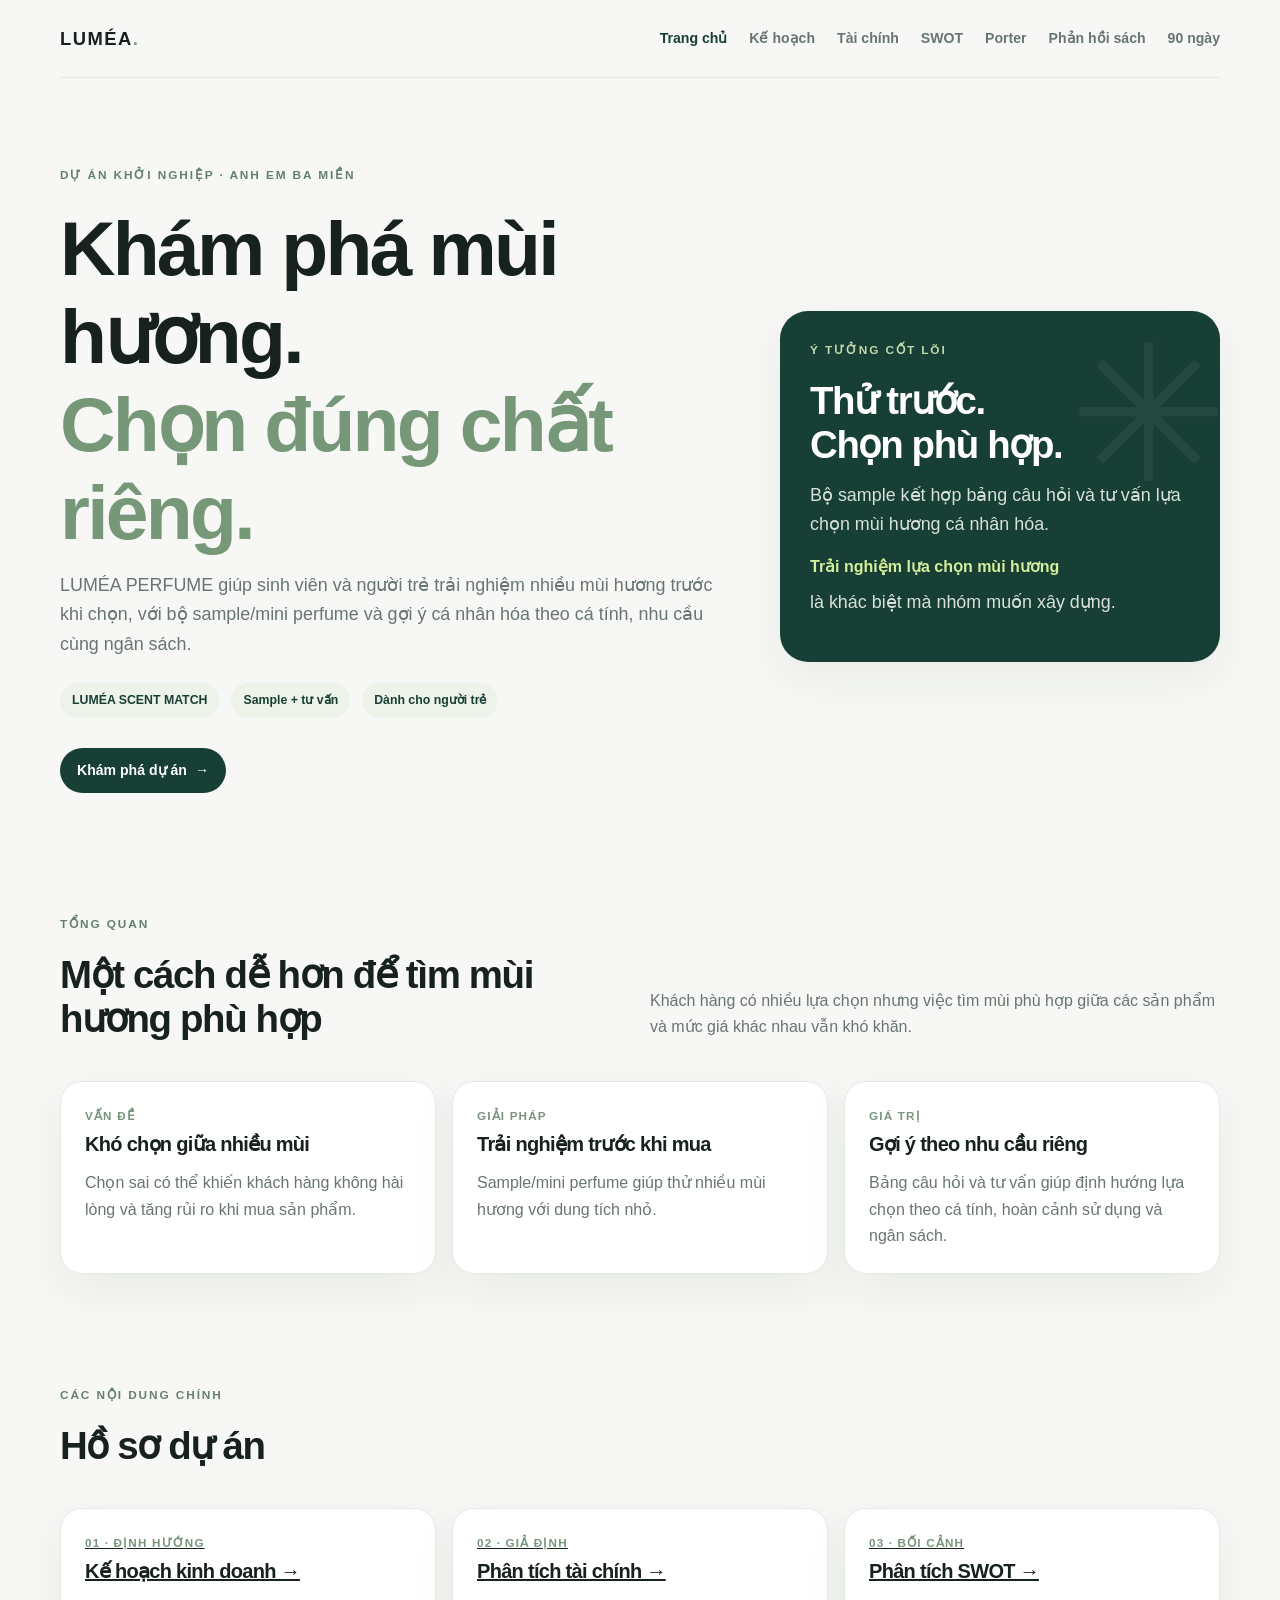
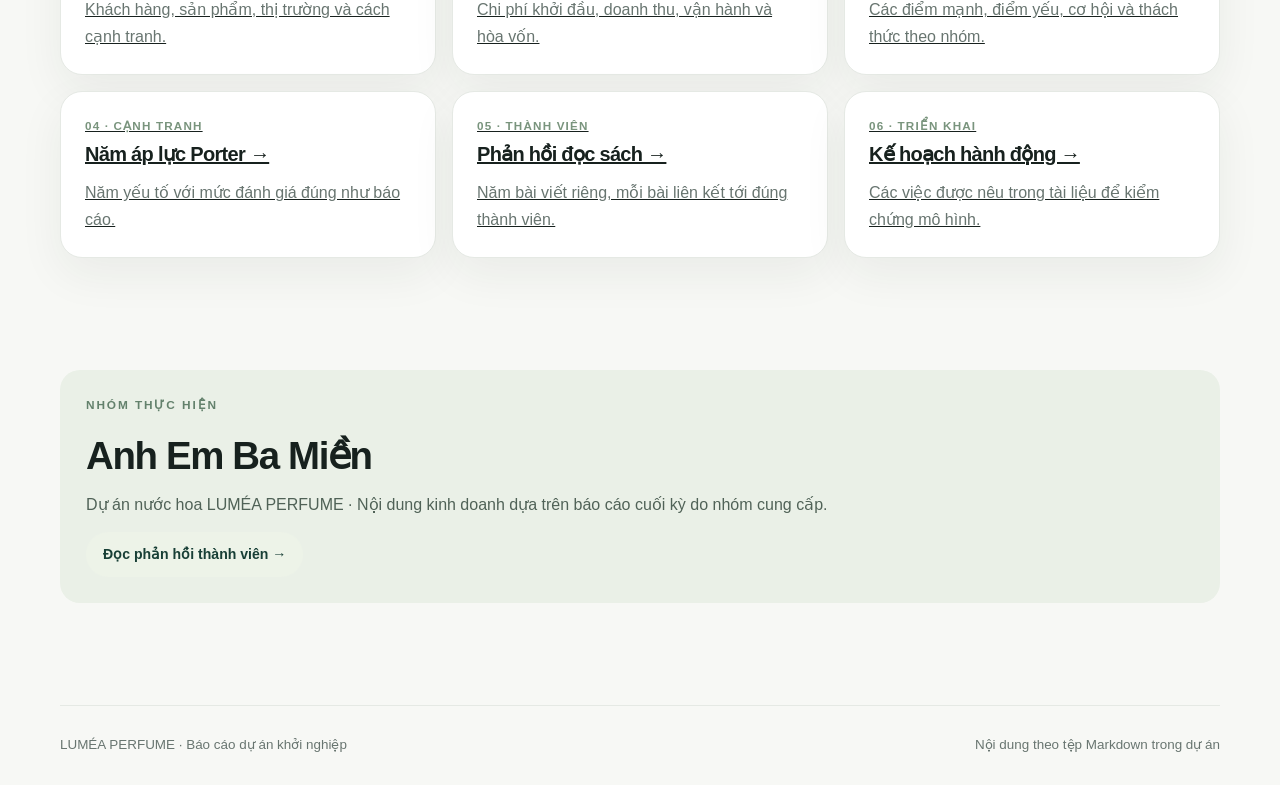
<file: index.html>
<!doctype html><html lang="vi"><head><meta charset="UTF-8"><meta name="viewport" content="width=device-width,initial-scale=1"><title>LUMÉA PERFUME | Dự án khởi nghiệp</title><link rel="stylesheet" href="style.css"></head><body><header class="shell nav"><a class="brand" href="index.html">LUMÉA<em>.</em></a><nav class="navlinks"><a class="active" href="index.html">Trang chủ</a><a href="business-plan.html">Kế hoạch</a><a href="financial-analysis.html">Tài chính</a><a href="swot.html">SWOT</a><a href="five-forces.html">Porter</a><a href="reflections.html">Phản hồi sách</a><a href="action-plan.html">90 ngày</a></nav></header><main class="shell"><section class="hero"><div><div class="eyebrow">Dự án khởi nghiệp · Anh Em Ba Miền</div><h1>Khám phá mùi hương.<br><span style="color:#779878">Chọn đúng chất riêng.</span></h1><p>LUMÉA PERFUME giúp sinh viên và người trẻ trải nghiệm nhiều mùi hương trước khi chọn, với bộ sample/mini perfume và gợi ý cá nhân hóa theo cá tính, nhu cầu cùng ngân sách.</p><div class="pillrow"><span class="tag">LUMÉA SCENT MATCH</span><span class="tag">Sample + tư vấn</span><span class="tag">Dành cho người trẻ</span></div><p style="margin-top:26px"><a class="btn" href="business-plan.html">Khám phá dự án <span>→</span></a></p></div><aside class="hero-panel"><div class="eyebrow" style="color:#c0d8aa">Ý tưởng cốt lõi</div><h2 style="color:white">Thử trước.<br>Chọn phù hợp.</h2><p>Bộ sample kết hợp bảng câu hỏi và tư vấn lựa chọn mùi hương cá nhân hóa.</p><strong>Trải nghiệm lựa chọn mùi hương</strong><p class="small" style="margin-top:8px">là khác biệt mà nhóm muốn xây dựng.</p></aside></section><section class="section"><div class="section-head"><div><div class="eyebrow">Tổng quan</div><h2>Một cách dễ hơn để tìm mùi hương phù hợp</h2></div><p>Khách hàng có nhiều lựa chọn nhưng việc tìm mùi phù hợp giữa các sản phẩm và mức giá khác nhau vẫn khó khăn.</p></div><div class="grid three"><article class="card"><div class="label">Vấn đề</div><h3>Khó chọn giữa nhiều mùi</h3><p>Chọn sai có thể khiến khách hàng không hài lòng và tăng rủi ro khi mua sản phẩm.</p></article><article class="card"><div class="label">Giải pháp</div><h3>Trải nghiệm trước khi mua</h3><p>Sample/mini perfume giúp thử nhiều mùi hương với dung tích nhỏ.</p></article><article class="card"><div class="label">Giá trị</div><h3>Gợi ý theo nhu cầu riêng</h3><p>Bảng câu hỏi và tư vấn giúp định hướng lựa chọn theo cá tính, hoàn cảnh sử dụng và ngân sách.</p></article></div></section><section class="section"><div class="section-head"><div><div class="eyebrow">Các nội dung chính</div><h2>Hồ sơ dự án</h2></div></div><div class="grid three"><a class="card" href="business-plan.html"><div class="label">01 · Định hướng</div><h3>Kế hoạch kinh doanh →</h3><p>Khách hàng, sản phẩm, thị trường và cách cạnh tranh.</p></a><a class="card" href="financial-analysis.html"><div class="label">02 · Giả định</div><h3>Phân tích tài chính →</h3><p>Chi phí khởi đầu, doanh thu, vận hành và hòa vốn.</p></a><a class="card" href="swot.html"><div class="label">03 · Bối cảnh</div><h3>Phân tích SWOT →</h3><p>Các điểm mạnh, điểm yếu, cơ hội và thách thức theo nhóm.</p></a><a class="card" href="five-forces.html"><div class="label">04 · Cạnh tranh</div><h3>Năm áp lực Porter →</h3><p>Năm yếu tố với mức đánh giá đúng như báo cáo.</p></a><a class="card" href="reflections.html"><div class="label">05 · Thành viên</div><h3>Phản hồi đọc sách →</h3><p>Năm bài viết riêng, mỗi bài liên kết tới đúng thành viên.</p></a><a class="card" href="action-plan.html"><div class="label">06 · Triển khai</div><h3>Kế hoạch hành động →</h3><p>Các việc được nêu trong tài liệu để kiểm chứng mô hình.</p></a></div></section><section class="section"><div class="callout"><div class="eyebrow">Nhóm thực hiện</div><h2>Anh Em Ba Miền</h2><p>Dự án nước hoa LUMÉA PERFUME · Nội dung kinh doanh dựa trên báo cáo cuối kỳ do nhóm cung cấp.</p><a class="btn light" href="reflections.html">Đọc phản hồi thành viên →</a></div></section></main><footer class="shell footer"><span>LUMÉA PERFUME · Báo cáo dự án khởi nghiệp</span><span>Nội dung theo tệp Markdown trong dự án</span></footer></body></html>
</file>
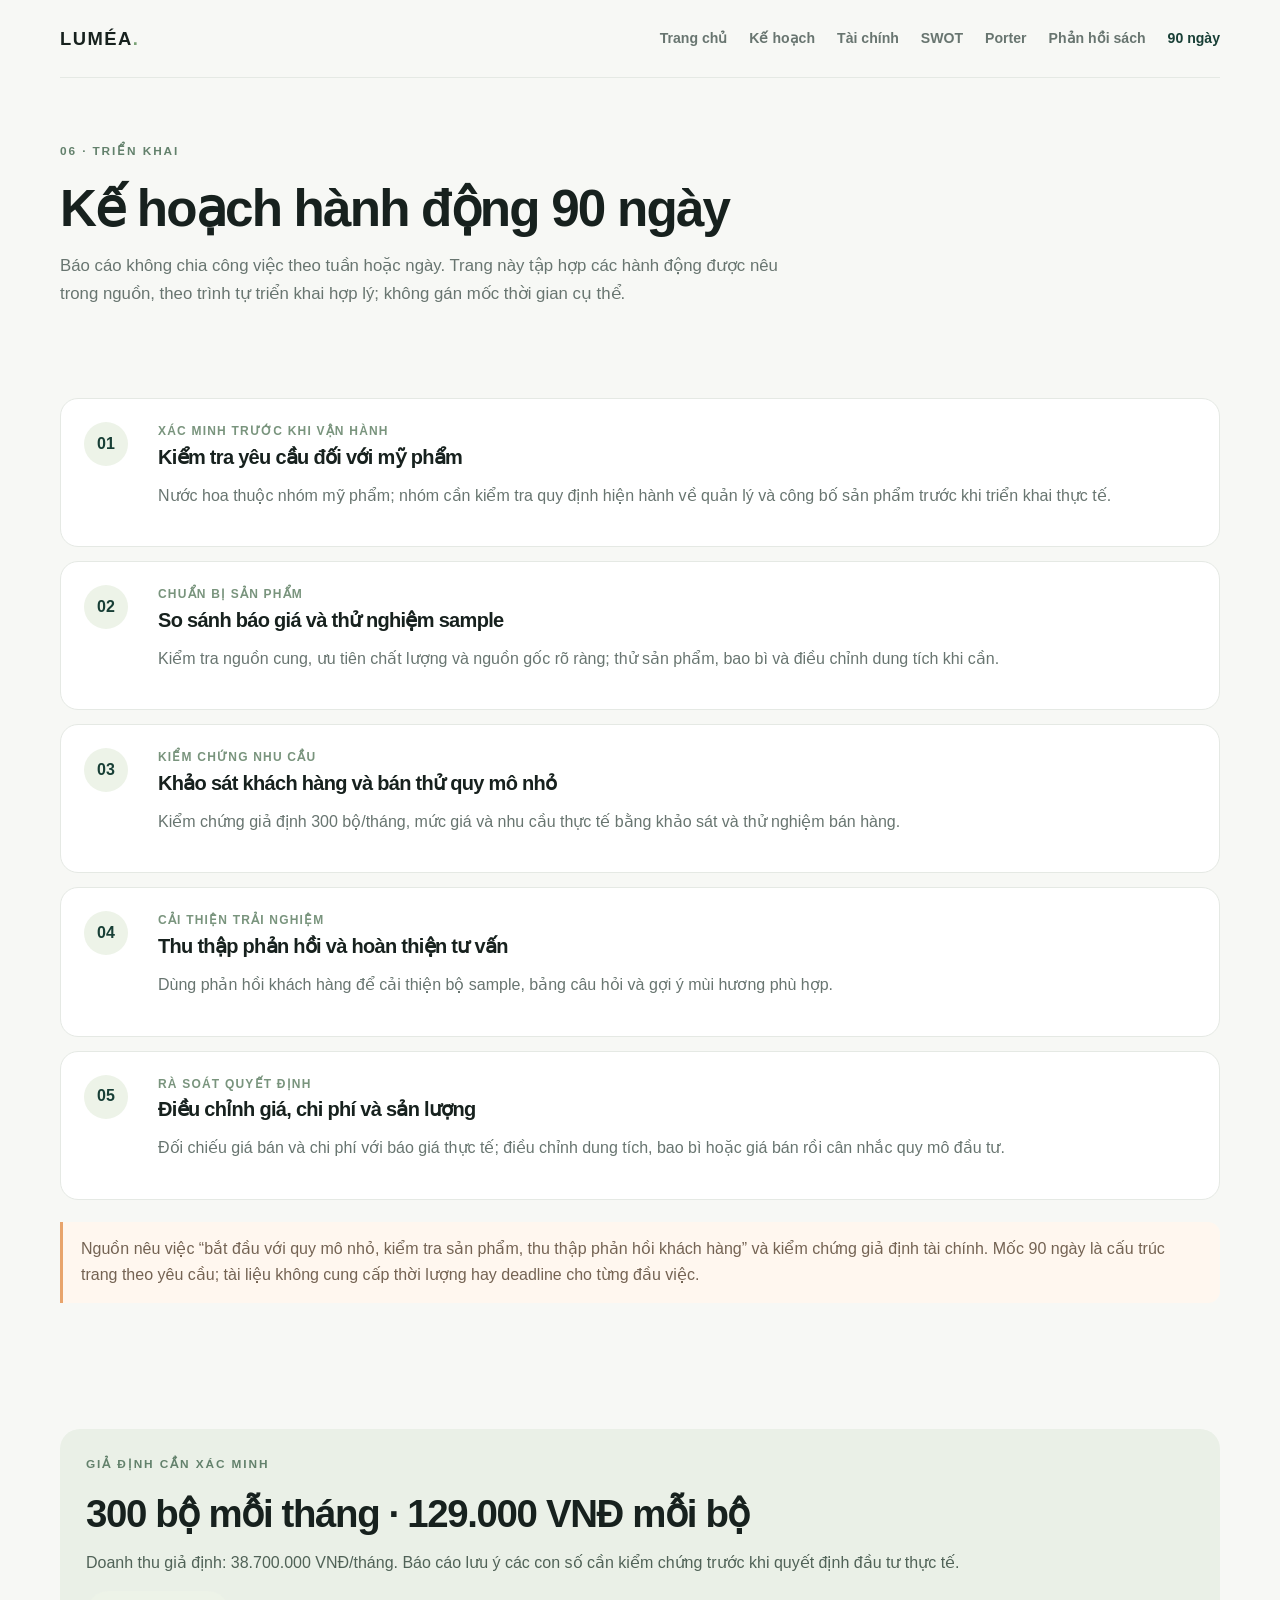
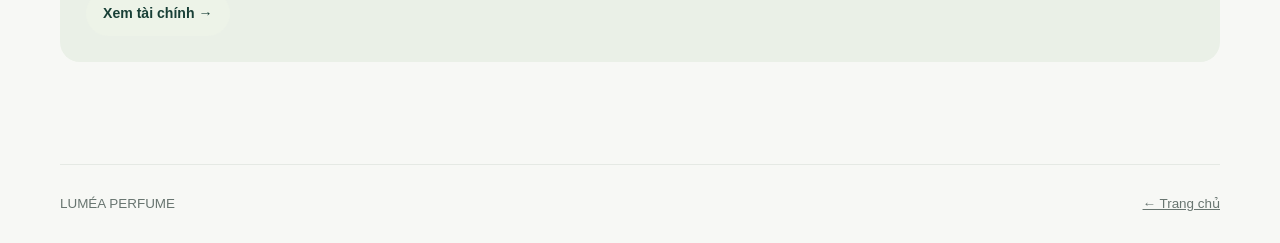
<file: action-plan.html>
<!doctype html><html lang="vi"><head><meta charset="UTF-8"><meta name="viewport" content="width=device-width,initial-scale=1"><title>Kế hoạch hành động 90 ngày | LUMÉA</title><link rel="stylesheet" href="style.css"></head><body><header class="shell nav"><a class="brand" href="index.html">LUMÉA<em>.</em></a><nav class="navlinks"><a href="index.html">Trang chủ</a><a href="business-plan.html">Kế hoạch</a><a href="financial-analysis.html">Tài chính</a><a href="swot.html">SWOT</a><a href="five-forces.html">Porter</a><a href="reflections.html">Phản hồi sách</a><a class="active" href="action-plan.html">90 ngày</a></nav></header><main class="shell"><section class="pagehead"><div class="eyebrow">06 · Triển khai</div><h1 class="reflection-title">Kế hoạch hành động 90 ngày</h1><p>Báo cáo không chia công việc theo tuần hoặc ngày. Trang này tập hợp các hành động được nêu trong nguồn, theo trình tự triển khai hợp lý; không gán mốc thời gian cụ thể.</p></section><section class="section"><div class="action-list"><article class="action"><div class="num">01</div><div><div class="hint">Xác minh trước khi vận hành</div><h3>Kiểm tra yêu cầu đối với mỹ phẩm</h3><p>Nước hoa thuộc nhóm mỹ phẩm; nhóm cần kiểm tra quy định hiện hành về quản lý và công bố sản phẩm trước khi triển khai thực tế.</p></div></article><article class="action"><div class="num">02</div><div><div class="hint">Chuẩn bị sản phẩm</div><h3>So sánh báo giá và thử nghiệm sample</h3><p>Kiểm tra nguồn cung, ưu tiên chất lượng và nguồn gốc rõ ràng; thử sản phẩm, bao bì và điều chỉnh dung tích khi cần.</p></div></article><article class="action"><div class="num">03</div><div><div class="hint">Kiểm chứng nhu cầu</div><h3>Khảo sát khách hàng và bán thử quy mô nhỏ</h3><p>Kiểm chứng giả định 300 bộ/tháng, mức giá và nhu cầu thực tế bằng khảo sát và thử nghiệm bán hàng.</p></div></article><article class="action"><div class="num">04</div><div><div class="hint">Cải thiện trải nghiệm</div><h3>Thu thập phản hồi và hoàn thiện tư vấn</h3><p>Dùng phản hồi khách hàng để cải thiện bộ sample, bảng câu hỏi và gợi ý mùi hương phù hợp.</p></div></article><article class="action"><div class="num">05</div><div><div class="hint">Rà soát quyết định</div><h3>Điều chỉnh giá, chi phí và sản lượng</h3><p>Đối chiếu giá bán và chi phí với báo giá thực tế; điều chỉnh dung tích, bao bì hoặc giá bán rồi cân nhắc quy mô đầu tư.</p></div></article></div><p class="note" style="margin-top:22px">Nguồn nêu việc “bắt đầu với quy mô nhỏ, kiểm tra sản phẩm, thu thập phản hồi khách hàng” và kiểm chứng giả định tài chính. Mốc 90 ngày là cấu trúc trang theo yêu cầu; tài liệu không cung cấp thời lượng hay deadline cho từng đầu việc.</p></section><section class="section"><div class="callout"><div class="eyebrow">Giả định cần xác minh</div><h2>300 bộ mỗi tháng · 129.000 VNĐ mỗi bộ</h2><p>Doanh thu giả định: 38.700.000 VNĐ/tháng. Báo cáo lưu ý các con số cần kiểm chứng trước khi quyết định đầu tư thực tế.</p><a class="btn light" href="financial-analysis.html">Xem tài chính →</a></div></section></main><footer class="shell footer"><span>LUMÉA PERFUME</span><a href="index.html">← Trang chủ</a></footer></body></html>
</file>
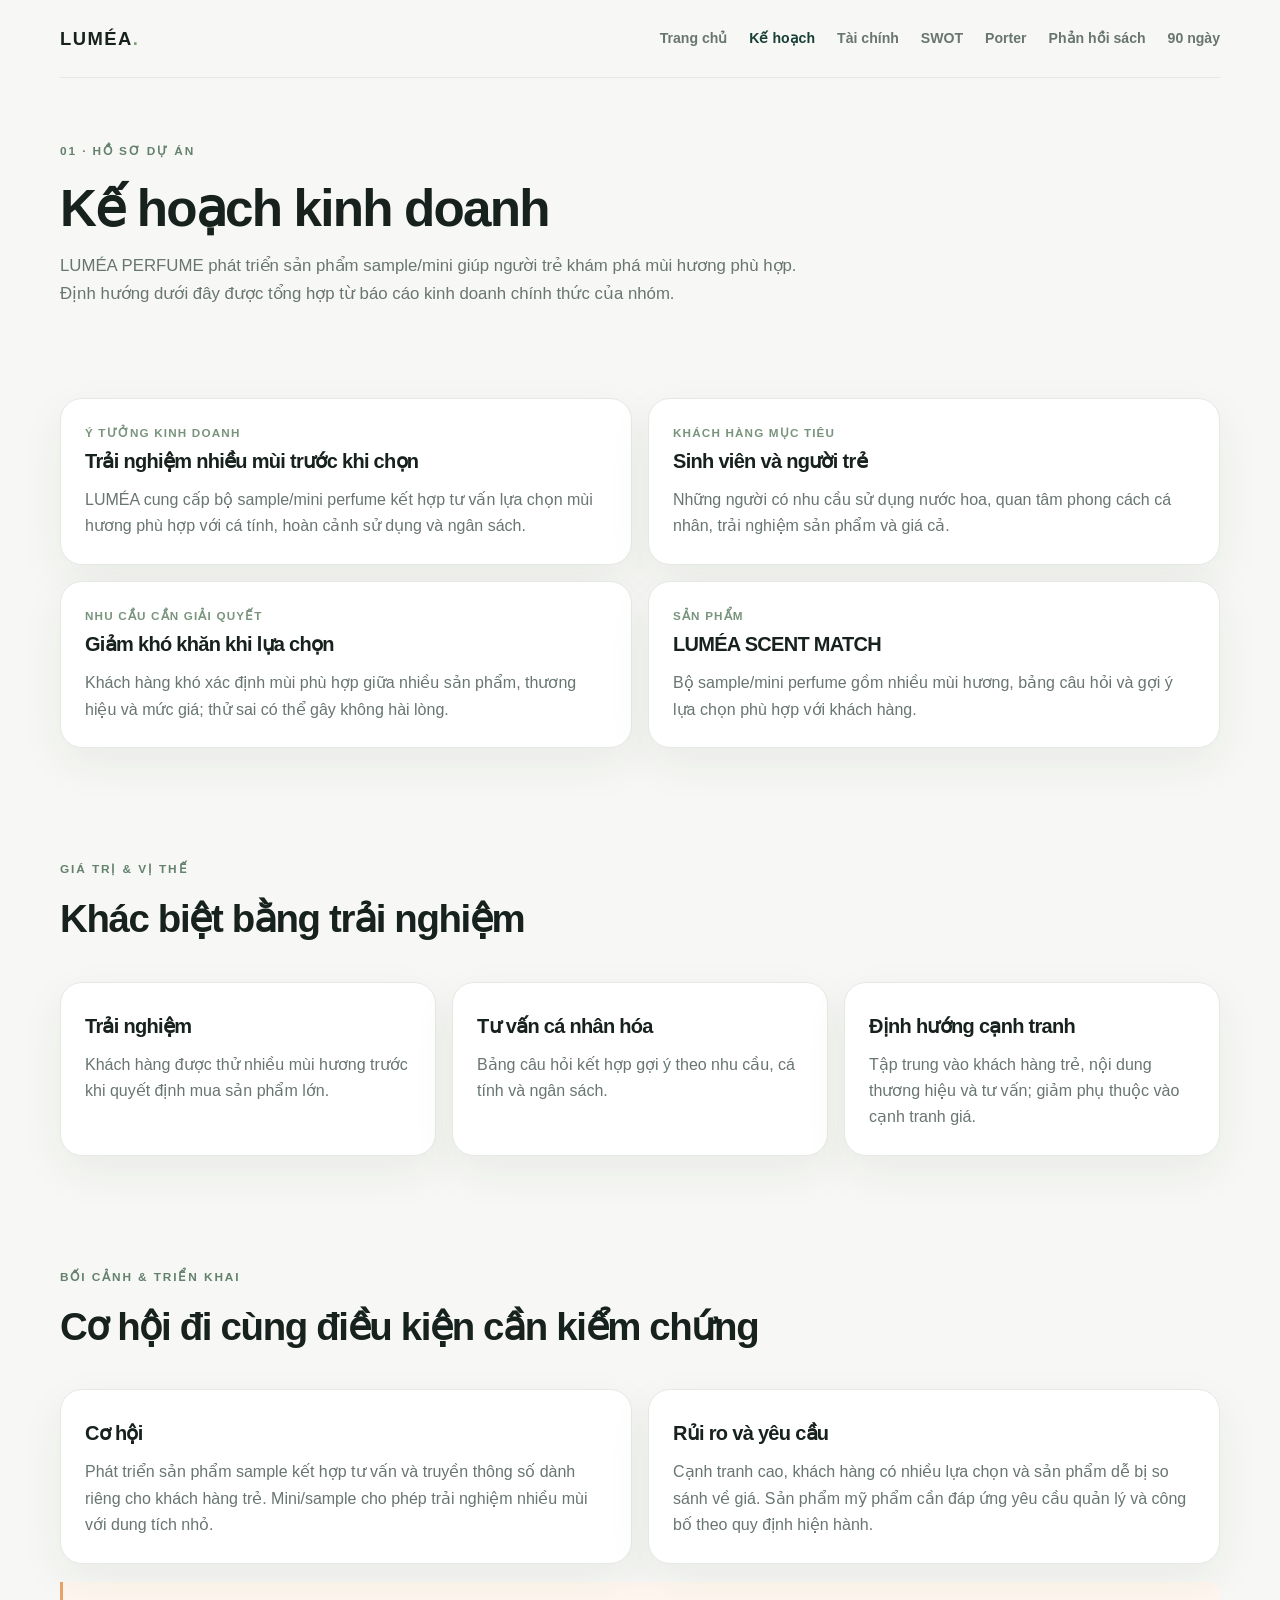
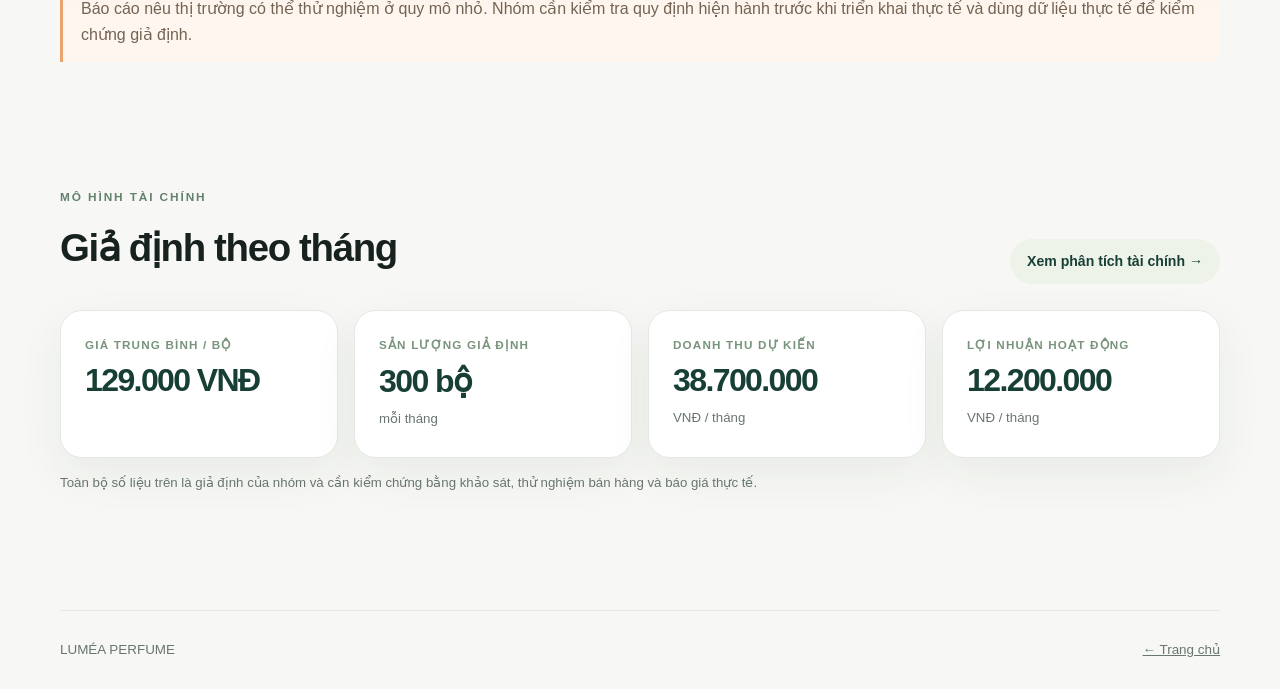
<file: business-plan.html>
<!doctype html><html lang="vi"><head><meta charset="UTF-8"><meta name="viewport" content="width=device-width,initial-scale=1"><title>Kế hoạch kinh doanh | LUMÉA</title><link rel="stylesheet" href="style.css"></head><body><header class="shell nav"><a class="brand" href="index.html">LUMÉA<em>.</em></a><nav class="navlinks"><a href="index.html">Trang chủ</a><a class="active" href="business-plan.html">Kế hoạch</a><a href="financial-analysis.html">Tài chính</a><a href="swot.html">SWOT</a><a href="five-forces.html">Porter</a><a href="reflections.html">Phản hồi sách</a><a href="action-plan.html">90 ngày</a></nav></header><main class="shell"><section class="pagehead"><div class="eyebrow">01 · Hồ sơ dự án</div><h1 class="reflection-title">Kế hoạch kinh doanh</h1><p>LUMÉA PERFUME phát triển sản phẩm sample/mini giúp người trẻ khám phá mùi hương phù hợp. Định hướng dưới đây được tổng hợp từ báo cáo kinh doanh chính thức của nhóm.</p></section><section class="section"><div class="grid two"><article class="card"><div class="label">Ý tưởng kinh doanh</div><h3>Trải nghiệm nhiều mùi trước khi chọn</h3><p>LUMÉA cung cấp bộ sample/mini perfume kết hợp tư vấn lựa chọn mùi hương phù hợp với cá tính, hoàn cảnh sử dụng và ngân sách.</p></article><article class="card"><div class="label">Khách hàng mục tiêu</div><h3>Sinh viên và người trẻ</h3><p>Những người có nhu cầu sử dụng nước hoa, quan tâm phong cách cá nhân, trải nghiệm sản phẩm và giá cả.</p></article><article class="card"><div class="label">Nhu cầu cần giải quyết</div><h3>Giảm khó khăn khi lựa chọn</h3><p>Khách hàng khó xác định mùi phù hợp giữa nhiều sản phẩm, thương hiệu và mức giá; thử sai có thể gây không hài lòng.</p></article><article class="card"><div class="label">Sản phẩm</div><h3>LUMÉA SCENT MATCH</h3><p>Bộ sample/mini perfume gồm nhiều mùi hương, bảng câu hỏi và gợi ý lựa chọn phù hợp với khách hàng.</p></article></div></section><section class="section"><div class="section-head"><div><div class="eyebrow">Giá trị & vị thế</div><h2>Khác biệt bằng trải nghiệm</h2></div></div><div class="grid three"><article class="card"><h3>Trải nghiệm</h3><p>Khách hàng được thử nhiều mùi hương trước khi quyết định mua sản phẩm lớn.</p></article><article class="card"><h3>Tư vấn cá nhân hóa</h3><p>Bảng câu hỏi kết hợp gợi ý theo nhu cầu, cá tính và ngân sách.</p></article><article class="card"><h3>Định hướng cạnh tranh</h3><p>Tập trung vào khách hàng trẻ, nội dung thương hiệu và tư vấn; giảm phụ thuộc vào cạnh tranh giá.</p></article></div></section><section class="section"><div class="section-head"><div><div class="eyebrow">Bối cảnh & triển khai</div><h2>Cơ hội đi cùng điều kiện cần kiểm chứng</h2></div></div><div class="grid two"><article class="card"><h3>Cơ hội</h3><p>Phát triển sản phẩm sample kết hợp tư vấn và truyền thông số dành riêng cho khách hàng trẻ. Mini/sample cho phép trải nghiệm nhiều mùi với dung tích nhỏ.</p></article><article class="card"><h3>Rủi ro và yêu cầu</h3><p>Cạnh tranh cao, khách hàng có nhiều lựa chọn và sản phẩm dễ bị so sánh về giá. Sản phẩm mỹ phẩm cần đáp ứng yêu cầu quản lý và công bố theo quy định hiện hành.</p></article></div><p class="note" style="margin-top:18px">Báo cáo nêu thị trường có thể thử nghiệm ở quy mô nhỏ. Nhóm cần kiểm tra quy định hiện hành trước khi triển khai thực tế và dùng dữ liệu thực tế để kiểm chứng giả định.</p></section><section class="section"><div class="section-head"><div><div class="eyebrow">Mô hình tài chính</div><h2>Giả định theo tháng</h2></div><a class="btn light" href="financial-analysis.html">Xem phân tích tài chính →</a></div><div class="grid four"><article class="card metric-card"><span class="label">Giá trung bình / bộ</span><div class="metric">129.000 VNĐ</div></article><article class="card metric-card"><span class="label">Sản lượng giả định</span><div class="metric">300 bộ</div><p class="small">mỗi tháng</p></article><article class="card metric-card"><span class="label">Doanh thu dự kiến</span><div class="metric">38.700.000</div><p class="small">VNĐ / tháng</p></article><article class="card metric-card"><span class="label">Lợi nhuận hoạt động</span><div class="metric">12.200.000</div><p class="small">VNĐ / tháng</p></article></div><p class="small" style="margin-top:14px">Toàn bộ số liệu trên là giả định của nhóm và cần kiểm chứng bằng khảo sát, thử nghiệm bán hàng và báo giá thực tế.</p></section></main><footer class="shell footer"><span>LUMÉA PERFUME</span><a href="index.html">← Trang chủ</a></footer></body></html>
</file>
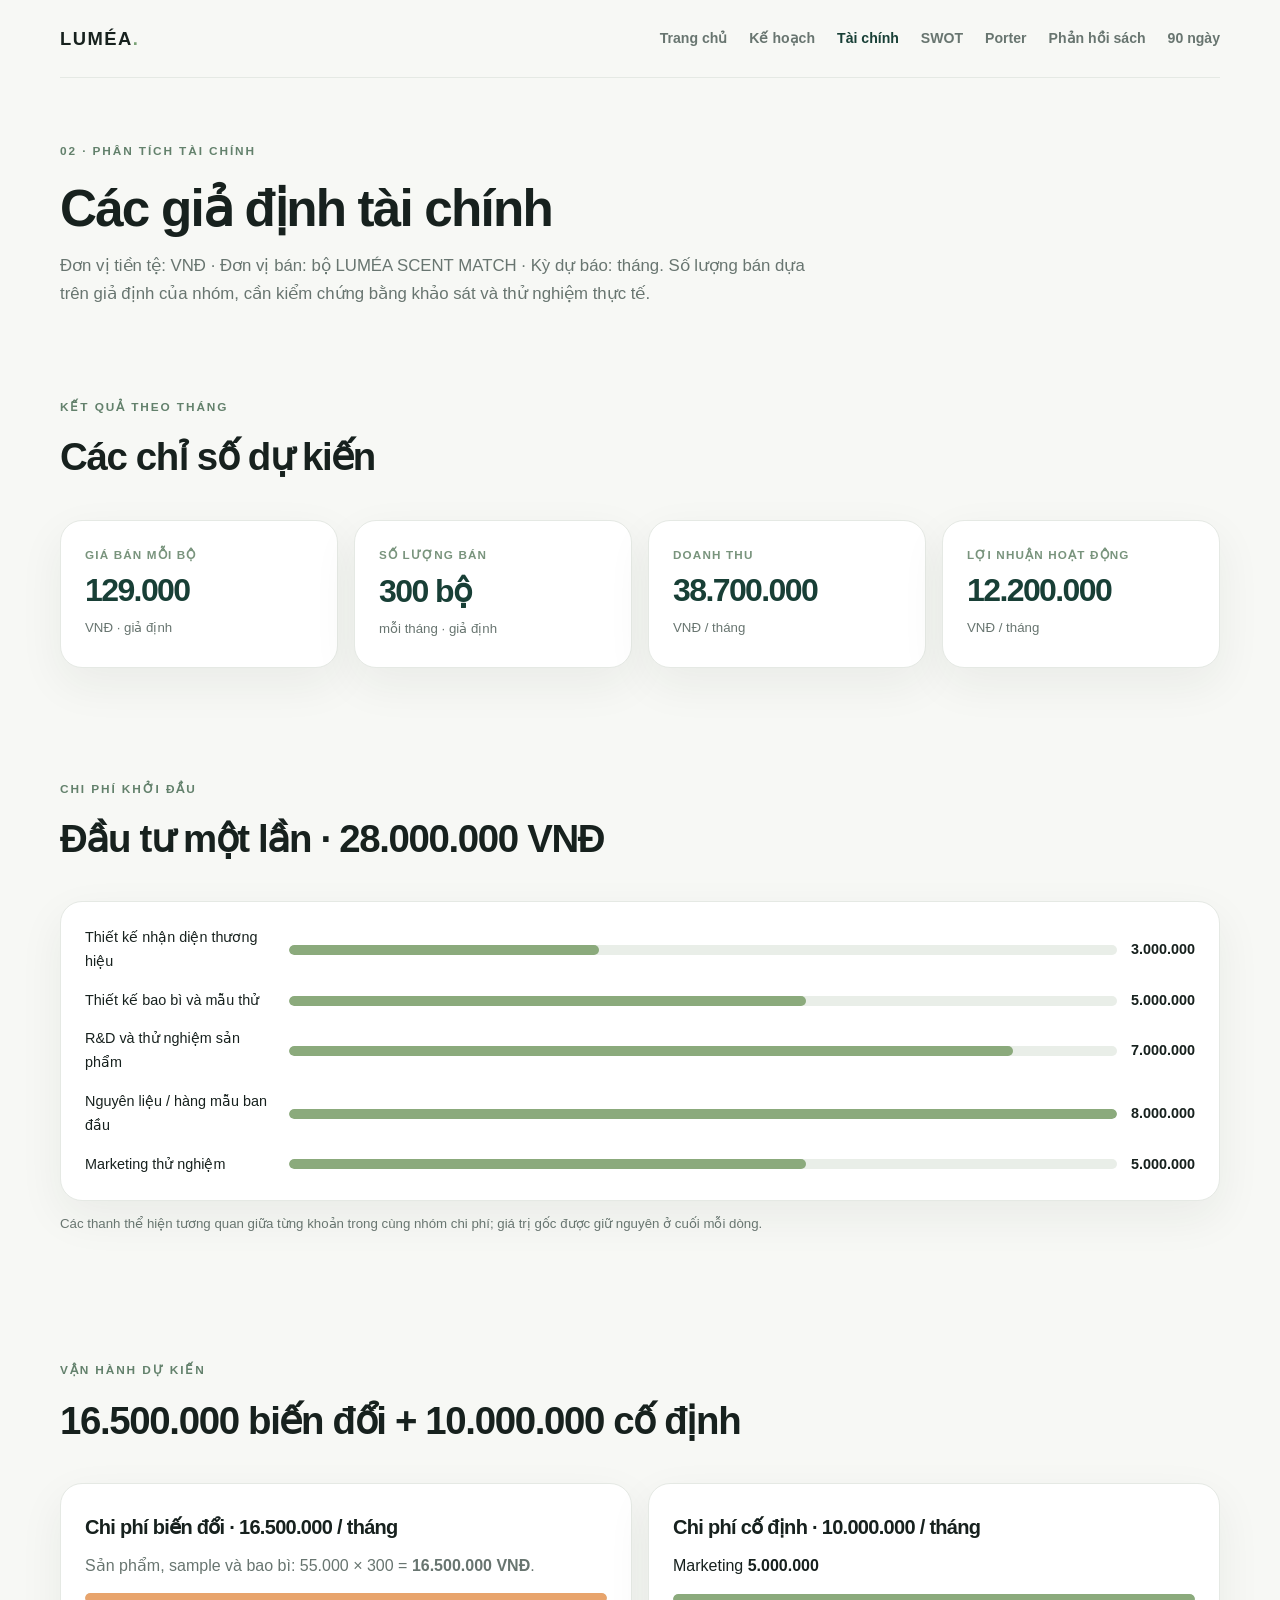
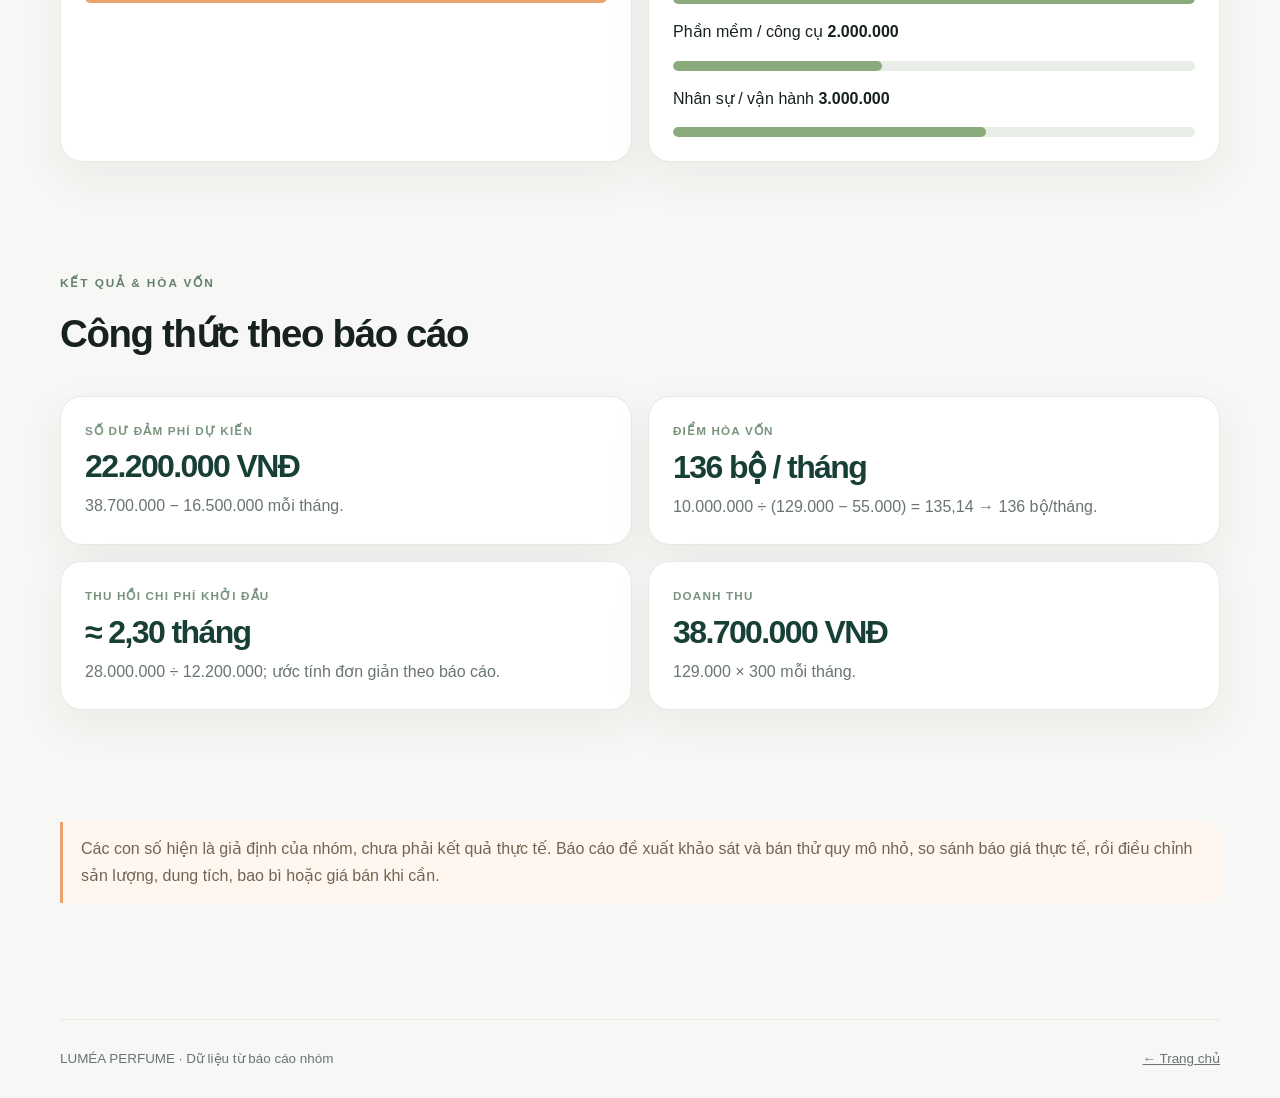
<file: financial-analysis.html>
<!doctype html><html lang="vi"><head><meta charset="UTF-8"><meta name="viewport" content="width=device-width,initial-scale=1"><title>Phân tích tài chính | LUMÉA</title><link rel="stylesheet" href="style.css"></head><body><header class="shell nav"><a class="brand" href="index.html">LUMÉA<em>.</em></a><nav class="navlinks"><a href="index.html">Trang chủ</a><a href="business-plan.html">Kế hoạch</a><a class="active" href="financial-analysis.html">Tài chính</a><a href="swot.html">SWOT</a><a href="five-forces.html">Porter</a><a href="reflections.html">Phản hồi sách</a><a href="action-plan.html">90 ngày</a></nav></header><main class="shell"><section class="pagehead"><div class="eyebrow">02 · Phân tích tài chính</div><h1 class="reflection-title">Các giả định tài chính</h1><p>Đơn vị tiền tệ: VNĐ · Đơn vị bán: bộ LUMÉA SCENT MATCH · Kỳ dự báo: tháng. Số lượng bán dựa trên giả định của nhóm, cần kiểm chứng bằng khảo sát và thử nghiệm thực tế.</p></section><section class="section"><div class="section-head"><div><div class="eyebrow">Kết quả theo tháng</div><h2>Các chỉ số dự kiến</h2></div></div><div class="grid four"><article class="card metric-card"><span class="label">Giá bán mỗi bộ</span><div class="metric">129.000</div><p class="small">VNĐ · giả định</p></article><article class="card metric-card"><span class="label">Số lượng bán</span><div class="metric">300 bộ</div><p class="small">mỗi tháng · giả định</p></article><article class="card metric-card"><span class="label">Doanh thu</span><div class="metric">38.700.000</div><p class="small">VNĐ / tháng</p></article><article class="card metric-card"><span class="label">Lợi nhuận hoạt động</span><div class="metric">12.200.000</div><p class="small">VNĐ / tháng</p></article></div></section><section class="section"><div class="section-head"><div><div class="eyebrow">Chi phí khởi đầu</div><h2>Đầu tư một lần · 28.000.000 VNĐ</h2></div></div><div class="card bar-list"><div class="bar-row"><span>Thiết kế nhận diện thương hiệu</span><div class="track"><div class="fill" style="width:37.5%"></div></div><strong>3.000.000</strong></div><div class="bar-row"><span>Thiết kế bao bì và mẫu thử</span><div class="track"><div class="fill" style="width:62.5%"></div></div><strong>5.000.000</strong></div><div class="bar-row"><span>R&amp;D và thử nghiệm sản phẩm</span><div class="track"><div class="fill" style="width:87.5%"></div></div><strong>7.000.000</strong></div><div class="bar-row"><span>Nguyên liệu / hàng mẫu ban đầu</span><div class="track"><div class="fill" style="width:100%"></div></div><strong>8.000.000</strong></div><div class="bar-row"><span>Marketing thử nghiệm</span><div class="track"><div class="fill" style="width:62.5%"></div></div><strong>5.000.000</strong></div></div><p class="small" style="margin-top:12px">Các thanh thể hiện tương quan giữa từng khoản trong cùng nhóm chi phí; giá trị gốc được giữ nguyên ở cuối mỗi dòng.</p></section><section class="section"><div class="section-head"><div><div class="eyebrow">Vận hành dự kiến</div><h2>16.500.000 biến đổi + 10.000.000 cố định</h2></div></div><div class="grid two"><article class="card"><h3>Chi phí biến đổi · 16.500.000 / tháng</h3><p>Sản phẩm, sample và bao bì: 55.000 × 300 = <strong>16.500.000 VNĐ</strong>.</p><div class="track"><div class="fill accent" style="width:100%"></div></div></article><article class="card"><h3>Chi phí cố định · 10.000.000 / tháng</h3><div class="bar-list"><div>Marketing <strong>5.000.000</strong></div><div class="track"><div class="fill" style="width:100%"></div></div><div>Phần mềm / công cụ <strong>2.000.000</strong></div><div class="track"><div class="fill" style="width:40%"></div></div><div>Nhân sự / vận hành <strong>3.000.000</strong></div><div class="track"><div class="fill" style="width:60%"></div></div></div></article></div></section><section class="section"><div class="section-head"><div><div class="eyebrow">Kết quả & hòa vốn</div><h2>Công thức theo báo cáo</h2></div></div><div class="grid two"><article class="card"><div class="label">Số dư đảm phí dự kiến</div><div class="metric">22.200.000 VNĐ</div><p>38.700.000 − 16.500.000 mỗi tháng.</p></article><article class="card"><div class="label">Điểm hòa vốn</div><div class="metric">136 bộ / tháng</div><p>10.000.000 ÷ (129.000 − 55.000) = 135,14 → 136 bộ/tháng.</p></article><article class="card"><div class="label">Thu hồi chi phí khởi đầu</div><div class="metric">≈ 2,30 tháng</div><p>28.000.000 ÷ 12.200.000; ước tính đơn giản theo báo cáo.</p></article><article class="card"><div class="label">Doanh thu</div><div class="metric">38.700.000 VNĐ</div><p>129.000 × 300 mỗi tháng.</p></article></div></section><section class="section"><p class="note">Các con số hiện là giả định của nhóm, chưa phải kết quả thực tế. Báo cáo đề xuất khảo sát và bán thử quy mô nhỏ, so sánh báo giá thực tế, rồi điều chỉnh sản lượng, dung tích, bao bì hoặc giá bán khi cần.</p></section></main><footer class="shell footer"><span>LUMÉA PERFUME · Dữ liệu từ báo cáo nhóm</span><a href="index.html">← Trang chủ</a></footer></body></html>
</file>
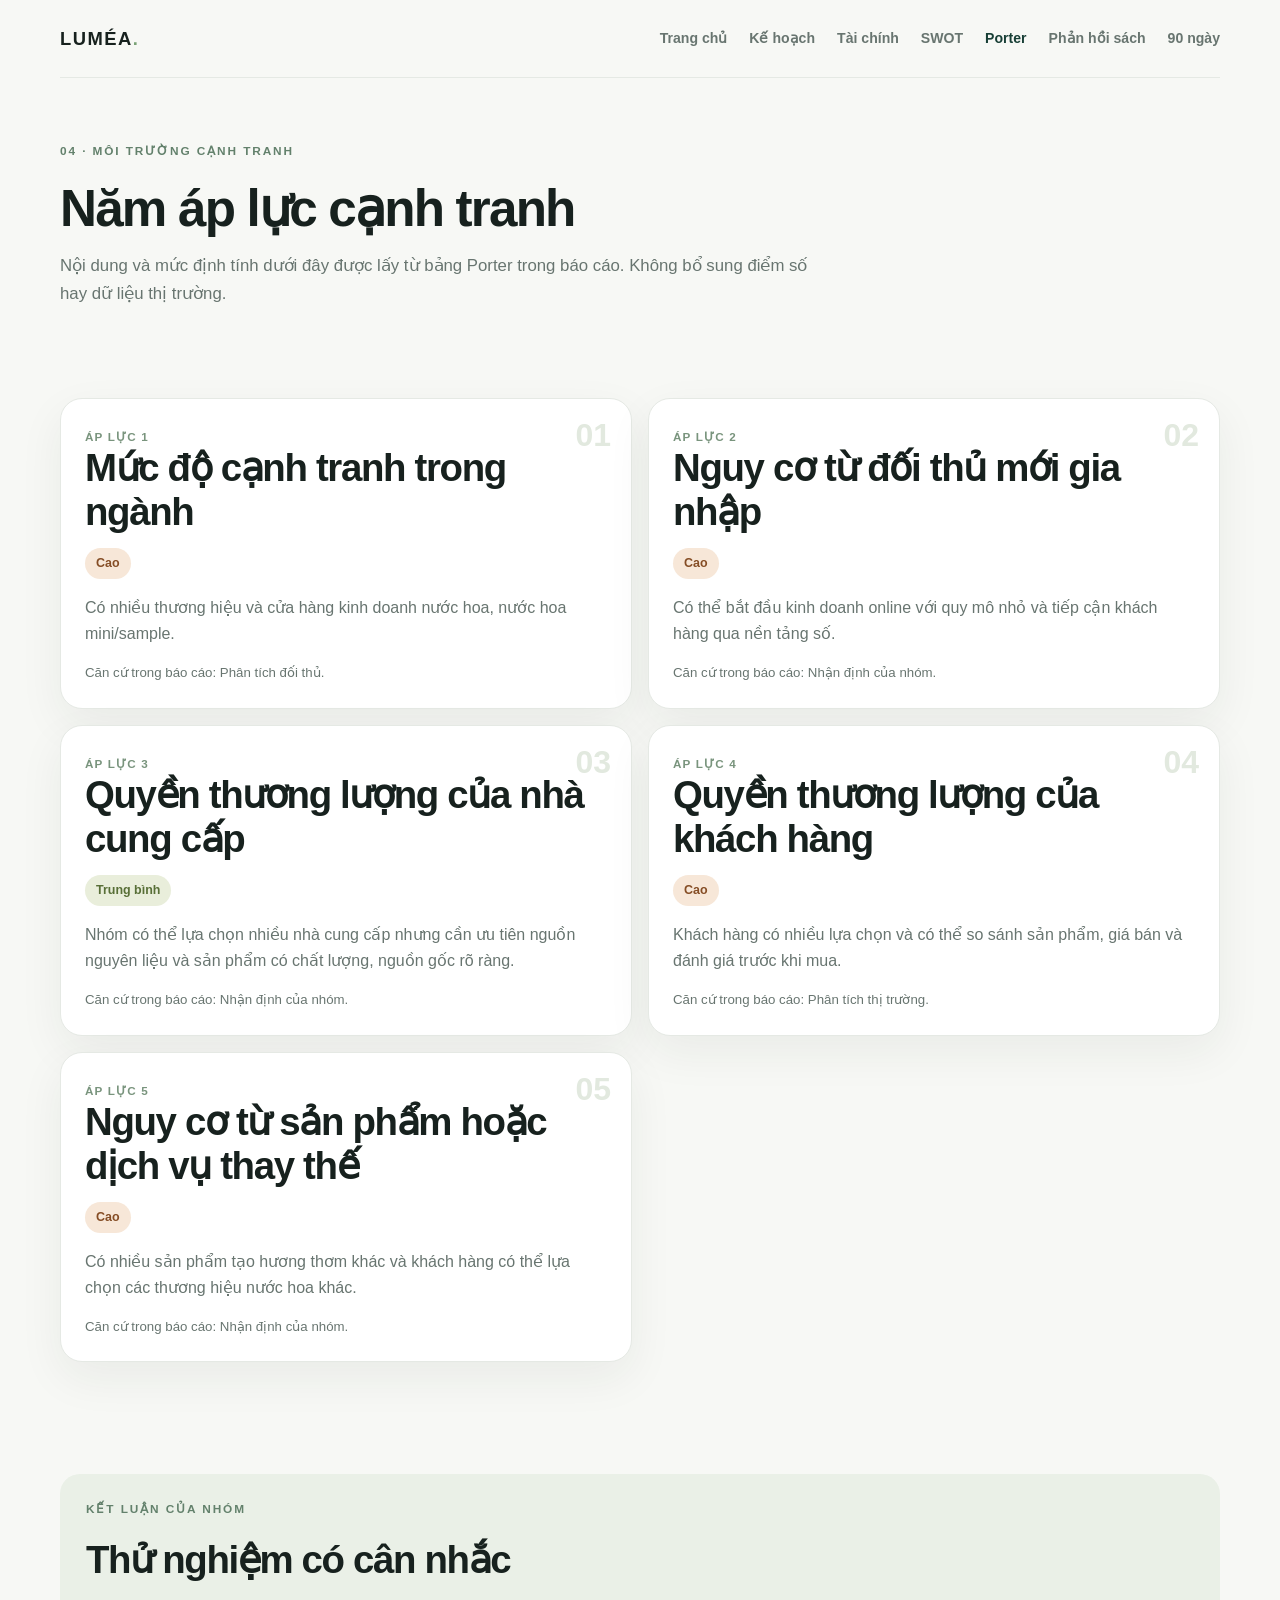
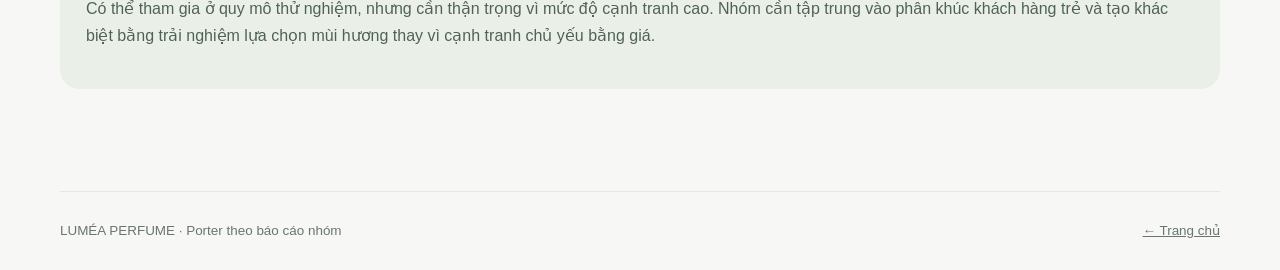
<file: five-forces.html>
<!doctype html><html lang="vi"><head><meta charset="UTF-8"><meta name="viewport" content="width=device-width,initial-scale=1"><title>Năm áp lực Porter | LUMÉA</title><link rel="stylesheet" href="style.css"></head><body><header class="shell nav"><a class="brand" href="index.html">LUMÉA<em>.</em></a><nav class="navlinks"><a href="index.html">Trang chủ</a><a href="business-plan.html">Kế hoạch</a><a href="financial-analysis.html">Tài chính</a><a href="swot.html">SWOT</a><a class="active" href="five-forces.html">Porter</a><a href="reflections.html">Phản hồi sách</a><a href="action-plan.html">90 ngày</a></nav></header><main class="shell"><section class="pagehead"><div class="eyebrow">04 · Môi trường cạnh tranh</div><h1 class="reflection-title">Năm áp lực cạnh tranh</h1><p>Nội dung và mức định tính dưới đây được lấy từ bảng Porter trong báo cáo. Không bổ sung điểm số hay dữ liệu thị trường.</p></section><section class="section"><div class="grid two"><article class="card force"><span class="rank">01</span><div class="label">Áp lực 1</div><h2>Mức độ cạnh tranh trong ngành</h2><span class="level">Cao</span><p style="margin-top:16px">Có nhiều thương hiệu và cửa hàng kinh doanh nước hoa, nước hoa mini/sample.</p><p class="small">Căn cứ trong báo cáo: Phân tích đối thủ.</p></article><article class="card force"><span class="rank">02</span><div class="label">Áp lực 2</div><h2>Nguy cơ từ đối thủ mới gia nhập</h2><span class="level">Cao</span><p style="margin-top:16px">Có thể bắt đầu kinh doanh online với quy mô nhỏ và tiếp cận khách hàng qua nền tảng số.</p><p class="small">Căn cứ trong báo cáo: Nhận định của nhóm.</p></article><article class="card force"><span class="rank">03</span><div class="label">Áp lực 3</div><h2>Quyền thương lượng của nhà cung cấp</h2><span class="level mid">Trung bình</span><p style="margin-top:16px">Nhóm có thể lựa chọn nhiều nhà cung cấp nhưng cần ưu tiên nguồn nguyên liệu và sản phẩm có chất lượng, nguồn gốc rõ ràng.</p><p class="small">Căn cứ trong báo cáo: Nhận định của nhóm.</p></article><article class="card force"><span class="rank">04</span><div class="label">Áp lực 4</div><h2>Quyền thương lượng của khách hàng</h2><span class="level">Cao</span><p style="margin-top:16px">Khách hàng có nhiều lựa chọn và có thể so sánh sản phẩm, giá bán và đánh giá trước khi mua.</p><p class="small">Căn cứ trong báo cáo: Phân tích thị trường.</p></article><article class="card force"><span class="rank">05</span><div class="label">Áp lực 5</div><h2>Nguy cơ từ sản phẩm hoặc dịch vụ thay thế</h2><span class="level">Cao</span><p style="margin-top:16px">Có nhiều sản phẩm tạo hương thơm khác và khách hàng có thể lựa chọn các thương hiệu nước hoa khác.</p><p class="small">Căn cứ trong báo cáo: Nhận định của nhóm.</p></article></div></section><section class="section"><div class="callout"><div class="eyebrow">Kết luận của nhóm</div><h2>Thử nghiệm có cân nhắc</h2><p>Có thể tham gia ở quy mô thử nghiệm, nhưng cần thận trọng vì mức độ cạnh tranh cao. Nhóm cần tập trung vào phân khúc khách hàng trẻ và tạo khác biệt bằng trải nghiệm lựa chọn mùi hương thay vì cạnh tranh chủ yếu bằng giá.</p></div></section></main><footer class="shell footer"><span>LUMÉA PERFUME · Porter theo báo cáo nhóm</span><a href="index.html">← Trang chủ</a></footer></body></html>
</file>
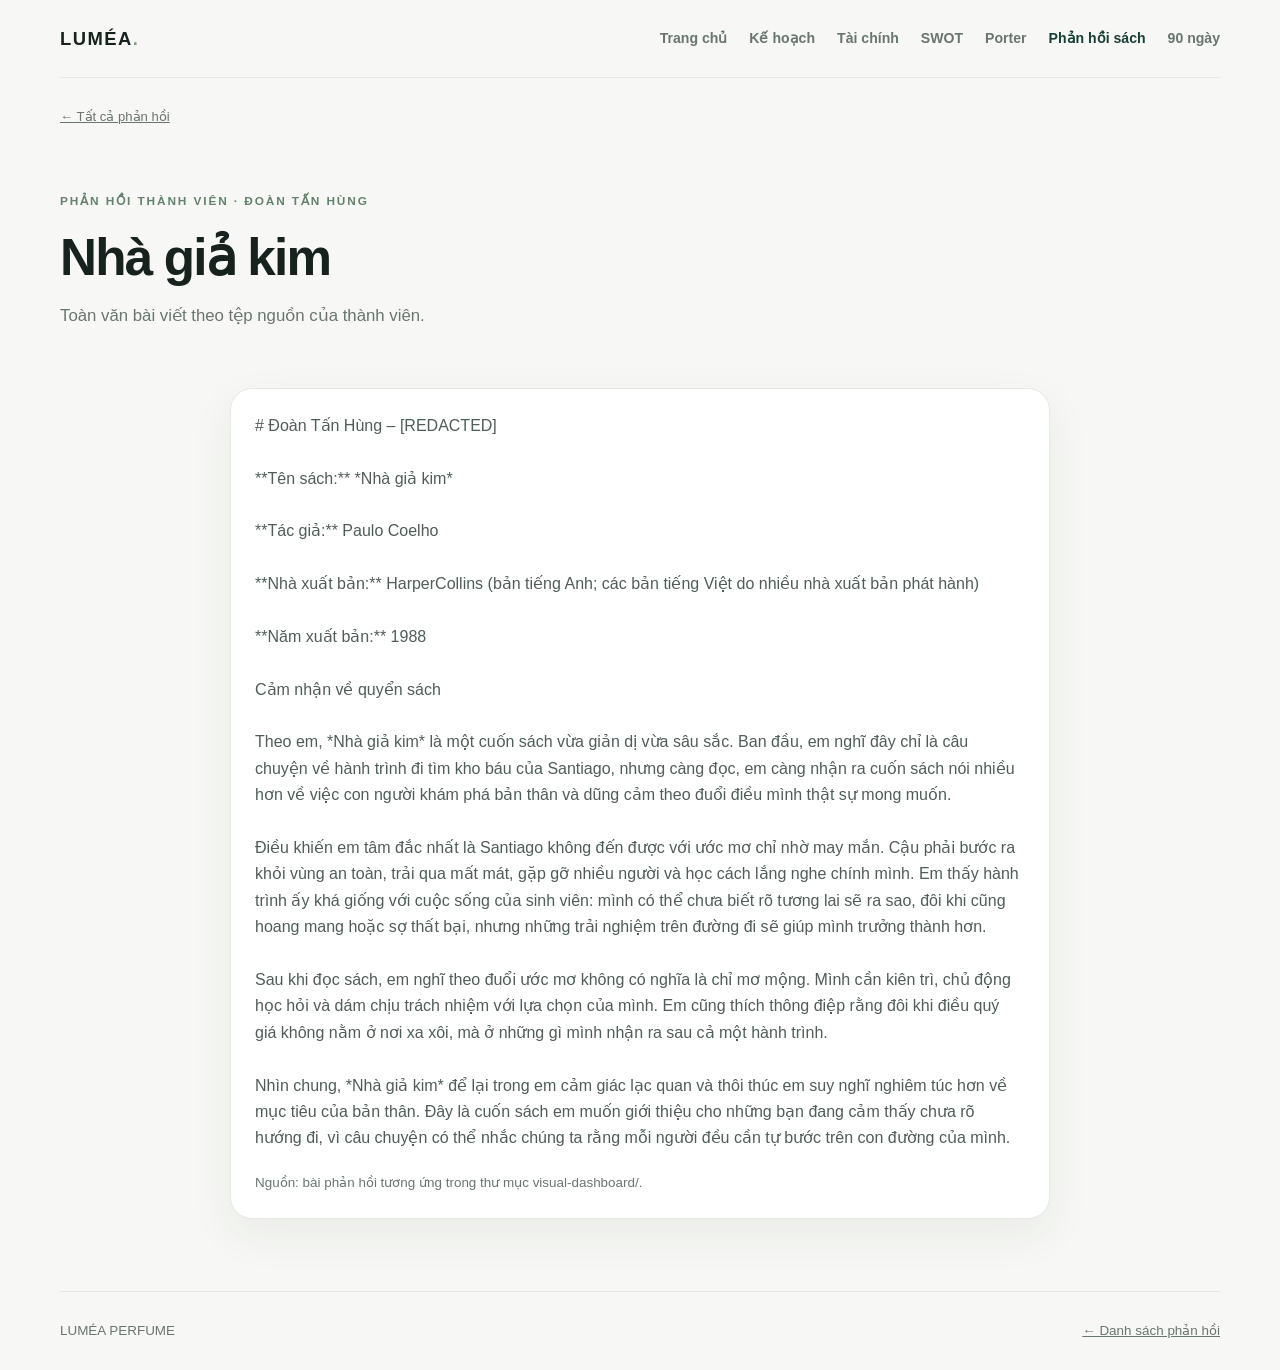
<file: reflection-doan-tan-hung.html>
<!doctype html><html lang="vi"><head><meta charset="UTF-8"><meta name="viewport" content="width=device-width,initial-scale=1"><title>Nh&#224; giả kim | Đo&#224;n Tấn H&#249;ng · LUMÉA</title><link rel="stylesheet" href="style.css"></head><body><header class="shell nav"><a class="brand" href="index.html">LUMÉA<em>.</em></a><nav class="navlinks"><a href="index.html">Trang chủ</a><a href="business-plan.html">Kế hoạch</a><a href="financial-analysis.html">Tài chính</a><a href="swot.html">SWOT</a><a href="five-forces.html">Porter</a><a class="active" href="reflections.html">Phản hồi sách</a><a href="action-plan.html">90 ngày</a></nav></header><main class="shell"><div class="breadcrumb"><a href="reflections.html">← Tất cả phản hồi</a></div><section class="pagehead"><div class="eyebrow">Phản hồi thành viên · Đo&#224;n Tấn H&#249;ng</div><h1 class="reflection-title">Nh&#224; giả kim</h1><p>Toàn văn bài viết theo tệp nguồn của thành viên.</p></section><article class="card reflection"><pre># Đo&#224;n Tấn H&#249;ng – [REDACTED]

**T&#234;n s&#225;ch:** *Nh&#224; giả kim*

**T&#225;c giả:** Paulo Coelho

**Nh&#224; xuất bản:** HarperCollins (bản tiếng Anh; c&#225;c bản tiếng Việt do nhiều nh&#224; xuất bản ph&#225;t h&#224;nh)

**Năm xuất bản:** 1988

Cảm nhận về quyển s&#225;ch

Theo em, *Nh&#224; giả kim* l&#224; một cuốn s&#225;ch vừa giản dị vừa s&#226;u sắc. Ban đầu, em nghĩ đ&#226;y chỉ l&#224; c&#226;u chuyện về h&#224;nh tr&#236;nh đi t&#236;m kho b&#225;u của Santiago, nhưng c&#224;ng đọc, em c&#224;ng nhận ra cuốn s&#225;ch n&#243;i nhiều hơn về việc con người kh&#225;m ph&#225; bản th&#226;n v&#224; dũng cảm theo đuổi điều m&#236;nh thật sự mong muốn.

Điều khiến em t&#226;m đắc nhất l&#224; Santiago kh&#244;ng đến được với ước mơ chỉ nhờ may mắn. Cậu phải bước ra khỏi v&#249;ng an to&#224;n, trải qua mất m&#225;t, gặp gỡ nhiều người v&#224; học c&#225;ch lắng nghe ch&#237;nh m&#236;nh. Em thấy h&#224;nh tr&#236;nh ấy kh&#225; giống với cuộc sống của sinh vi&#234;n: m&#236;nh c&#243; thể chưa biết r&#245; tương lai sẽ ra sao, đ&#244;i khi cũng hoang mang hoặc sợ thất bại, nhưng những trải nghiệm tr&#234;n đường đi sẽ gi&#250;p m&#236;nh trưởng th&#224;nh hơn.

Sau khi đọc s&#225;ch, em nghĩ theo đuổi ước mơ kh&#244;ng c&#243; nghĩa l&#224; chỉ mơ mộng. M&#236;nh cần ki&#234;n tr&#236;, chủ động học hỏi v&#224; d&#225;m chịu tr&#225;ch nhiệm với lựa chọn của m&#236;nh. Em cũng th&#237;ch th&#244;ng điệp rằng đ&#244;i khi điều qu&#253; gi&#225; kh&#244;ng nằm ở nơi xa x&#244;i, m&#224; ở những g&#236; m&#236;nh nhận ra sau cả một h&#224;nh tr&#236;nh.

Nh&#236;n chung, *Nh&#224; giả kim* để lại trong em cảm gi&#225;c lạc quan v&#224; th&#244;i th&#250;c em suy nghĩ nghi&#234;m t&#250;c hơn về mục ti&#234;u của bản th&#226;n. Đ&#226;y l&#224; cuốn s&#225;ch em muốn giới thiệu cho những bạn đang cảm thấy chưa r&#245; hướng đi, v&#236; c&#226;u chuyện c&#243; thể nhắc ch&#250;ng ta rằng mỗi người đều cần tự bước tr&#234;n con đường của m&#236;nh.</pre><p class="source">Nguồn: bài phản hồi tương ứng trong thư mục visual-dashboard/.</p></article></main><footer class="shell footer"><span>LUMÉA PERFUME</span><a href="reflections.html">← Danh sách phản hồi</a></footer></body></html>
</file>
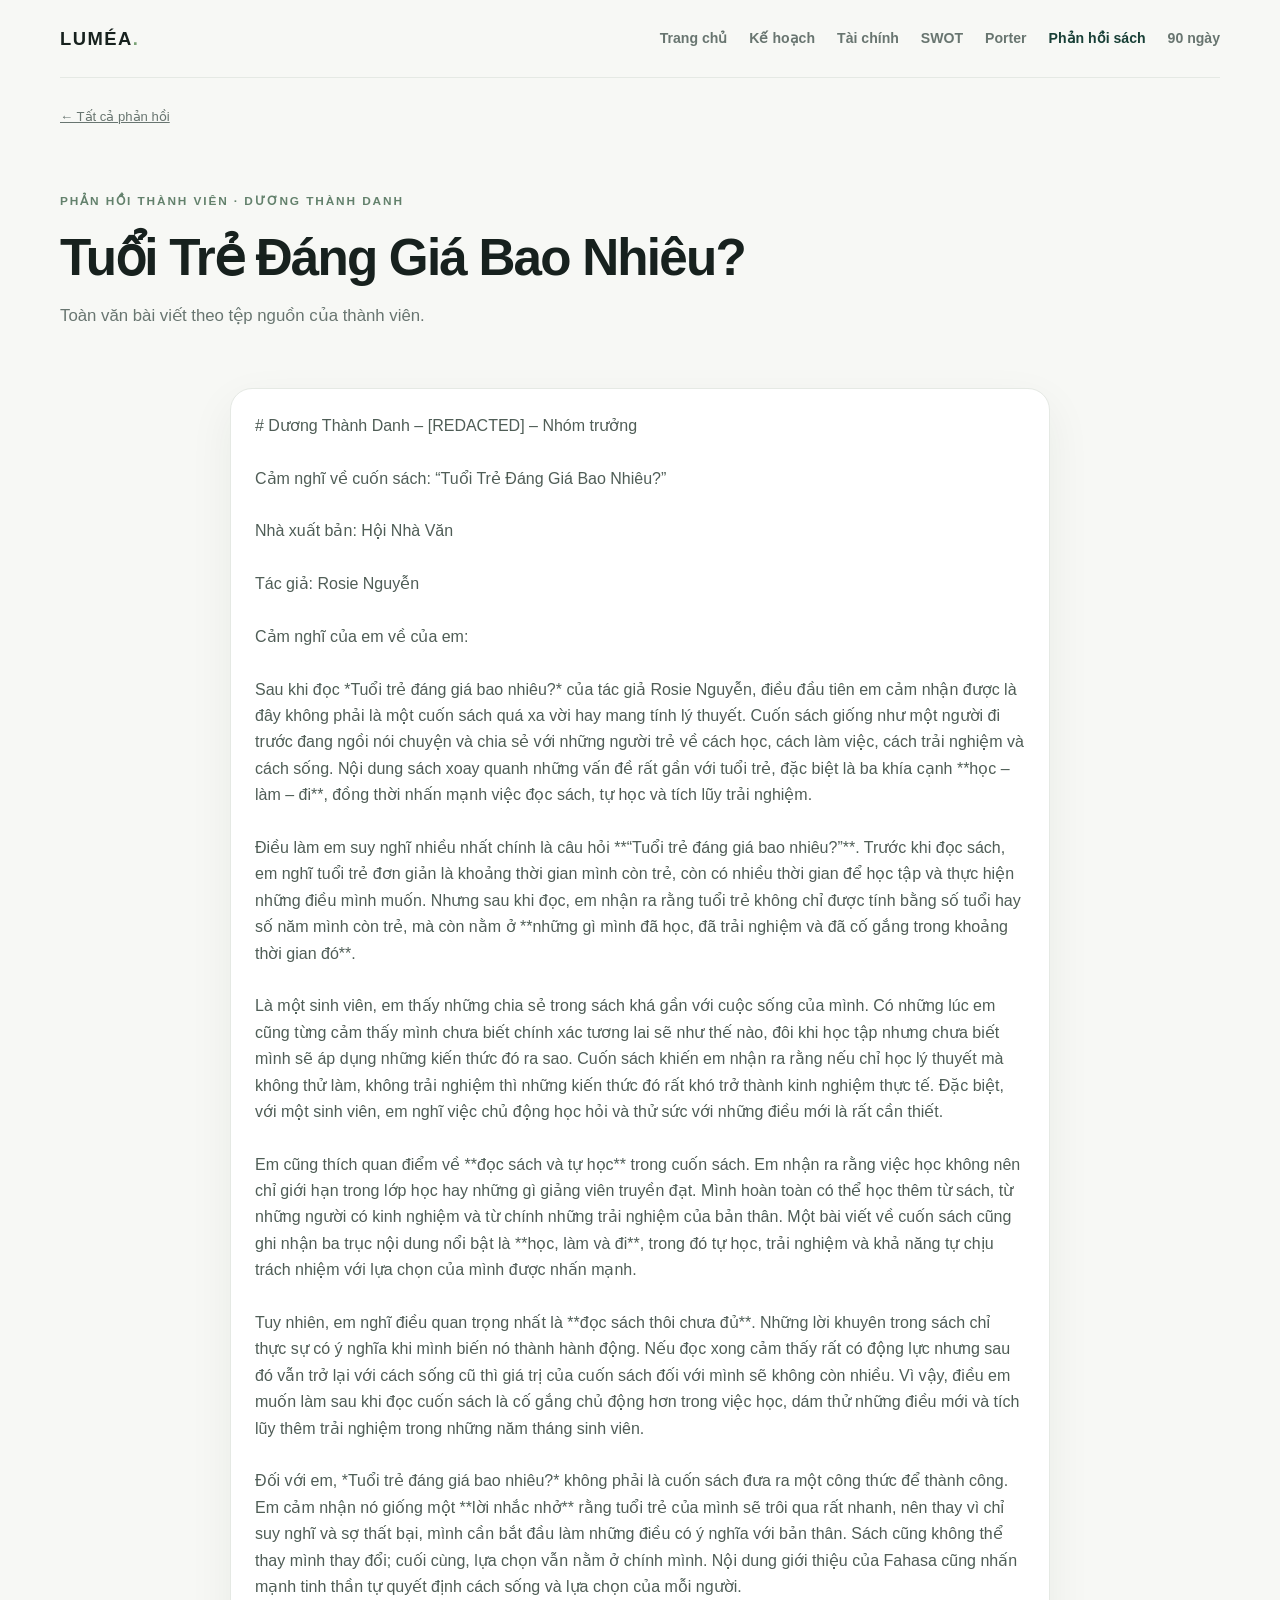
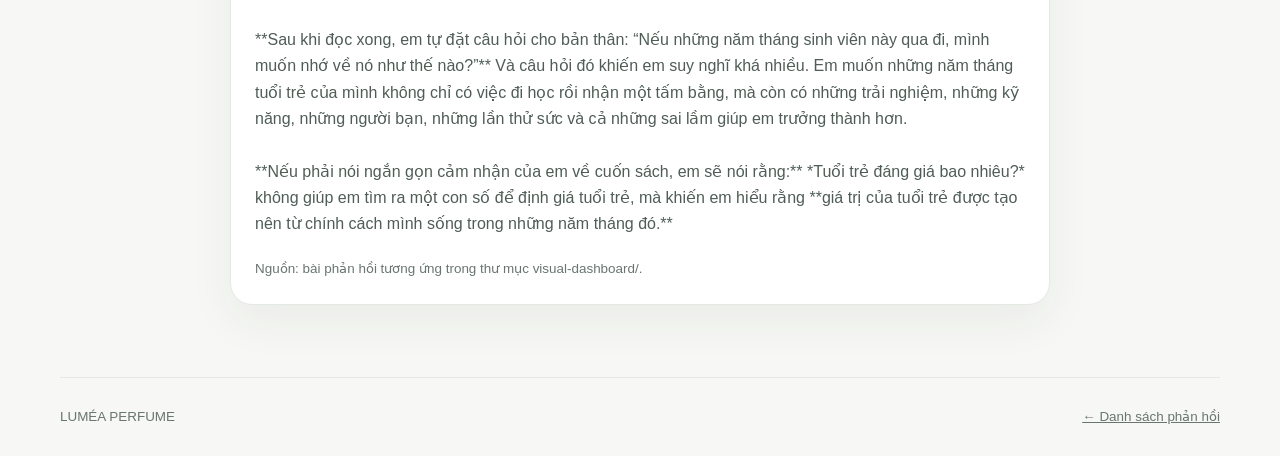
<file: reflection-duong-thanh-danh.html>
<!doctype html><html lang="vi"><head><meta charset="UTF-8"><meta name="viewport" content="width=device-width,initial-scale=1"><title>Tuổi Trẻ Đ&#225;ng Gi&#225; Bao Nhi&#234;u? | Dương Th&#224;nh Danh · LUMÉA</title><link rel="stylesheet" href="style.css"></head><body><header class="shell nav"><a class="brand" href="index.html">LUMÉA<em>.</em></a><nav class="navlinks"><a href="index.html">Trang chủ</a><a href="business-plan.html">Kế hoạch</a><a href="financial-analysis.html">Tài chính</a><a href="swot.html">SWOT</a><a href="five-forces.html">Porter</a><a class="active" href="reflections.html">Phản hồi sách</a><a href="action-plan.html">90 ngày</a></nav></header><main class="shell"><div class="breadcrumb"><a href="reflections.html">← Tất cả phản hồi</a></div><section class="pagehead"><div class="eyebrow">Phản hồi thành viên · Dương Th&#224;nh Danh</div><h1 class="reflection-title">Tuổi Trẻ Đ&#225;ng Gi&#225; Bao Nhi&#234;u?</h1><p>Toàn văn bài viết theo tệp nguồn của thành viên.</p></section><article class="card reflection"><pre># Dương Th&#224;nh Danh – [REDACTED] – Nh&#243;m trưởng

Cảm nghĩ về cuốn s&#225;ch: “Tuổi Trẻ Đ&#225;ng Gi&#225; Bao Nhi&#234;u?”

Nh&#224; xuất bản: Hội Nh&#224; Văn

T&#225;c giả: Rosie Nguyễn

Cảm nghĩ của em về của em: 

Sau khi đọc *Tuổi trẻ đ&#225;ng gi&#225; bao nhi&#234;u?* của t&#225;c giả Rosie Nguyễn, điều đầu ti&#234;n em cảm nhận được l&#224; đ&#226;y kh&#244;ng phải l&#224; một cuốn s&#225;ch qu&#225; xa vời hay mang t&#237;nh l&#253; thuyết. Cuốn s&#225;ch giống như một người đi trước đang ngồi n&#243;i chuyện v&#224; chia sẻ với những người trẻ về c&#225;ch học, c&#225;ch l&#224;m việc, c&#225;ch trải nghiệm v&#224; c&#225;ch sống. Nội dung s&#225;ch xoay quanh những vấn đề rất gần với tuổi trẻ, đặc biệt l&#224; ba kh&#237;a cạnh **học – l&#224;m – đi**, đồng thời nhấn mạnh việc đọc s&#225;ch, tự học v&#224; t&#237;ch lũy trải nghiệm.

Điều l&#224;m em suy nghĩ nhiều nhất ch&#237;nh l&#224; c&#226;u hỏi **“Tuổi trẻ đ&#225;ng gi&#225; bao nhi&#234;u?”**. Trước khi đọc s&#225;ch, em nghĩ tuổi trẻ đơn giản l&#224; khoảng thời gian m&#236;nh c&#242;n trẻ, c&#242;n c&#243; nhiều thời gian để học tập v&#224; thực hiện những điều m&#236;nh muốn. Nhưng sau khi đọc, em nhận ra rằng tuổi trẻ kh&#244;ng chỉ được t&#237;nh bằng số tuổi hay số năm m&#236;nh c&#242;n trẻ, m&#224; c&#242;n nằm ở **những g&#236; m&#236;nh đ&#227; học, đ&#227; trải nghiệm v&#224; đ&#227; cố gắng trong khoảng thời gian đ&#243;**.

L&#224; một sinh vi&#234;n, em thấy những chia sẻ trong s&#225;ch kh&#225; gần với cuộc sống của m&#236;nh. C&#243; những l&#250;c em cũng từng cảm thấy m&#236;nh chưa biết ch&#237;nh x&#225;c tương lai sẽ như thế n&#224;o, đ&#244;i khi học tập nhưng chưa biết m&#236;nh sẽ &#225;p dụng những kiến thức đ&#243; ra sao. Cuốn s&#225;ch khiến em nhận ra rằng nếu chỉ học l&#253; thuyết m&#224; kh&#244;ng thử l&#224;m, kh&#244;ng trải nghiệm th&#236; những kiến thức đ&#243; rất kh&#243; trở th&#224;nh kinh nghiệm thực tế. Đặc biệt, với một sinh vi&#234;n, em nghĩ việc chủ động học hỏi v&#224; thử sức với những điều mới l&#224; rất cần thiết.

Em cũng th&#237;ch quan điểm về **đọc s&#225;ch v&#224; tự học** trong cuốn s&#225;ch. Em nhận ra rằng việc học kh&#244;ng n&#234;n chỉ giới hạn trong lớp học hay những g&#236; giảng vi&#234;n truyền đạt. M&#236;nh ho&#224;n to&#224;n c&#243; thể học th&#234;m từ s&#225;ch, từ những người c&#243; kinh nghiệm v&#224; từ ch&#237;nh những trải nghiệm của bản th&#226;n. Một b&#224;i viết về cuốn s&#225;ch cũng ghi nhận ba trục nội dung nổi bật l&#224; **học, l&#224;m v&#224; đi**, trong đ&#243; tự học, trải nghiệm v&#224; khả năng tự chịu tr&#225;ch nhiệm với lựa chọn của m&#236;nh được nhấn mạnh.

Tuy nhi&#234;n, em nghĩ điều quan trọng nhất l&#224; **đọc s&#225;ch th&#244;i chưa đủ**. Những lời khuy&#234;n trong s&#225;ch chỉ thực sự c&#243; &#253; nghĩa khi m&#236;nh biến n&#243; th&#224;nh h&#224;nh động. Nếu đọc xong cảm thấy rất c&#243; động lực nhưng sau đ&#243; vẫn trở lại với c&#225;ch sống cũ th&#236; gi&#225; trị của cuốn s&#225;ch đối với m&#236;nh sẽ kh&#244;ng c&#242;n nhiều. V&#236; vậy, điều em muốn l&#224;m sau khi đọc cuốn s&#225;ch l&#224; cố gắng chủ động hơn trong việc học, d&#225;m thử những điều mới v&#224; t&#237;ch lũy th&#234;m trải nghiệm trong những năm th&#225;ng sinh vi&#234;n.

Đối với em, *Tuổi trẻ đ&#225;ng gi&#225; bao nhi&#234;u?* kh&#244;ng phải l&#224; cuốn s&#225;ch đưa ra một c&#244;ng thức để th&#224;nh c&#244;ng. Em cảm nhận n&#243; giống một **lời nhắc nhở** rằng tuổi trẻ của m&#236;nh sẽ tr&#244;i qua rất nhanh, n&#234;n thay v&#236; chỉ suy nghĩ v&#224; sợ thất bại, m&#236;nh cần bắt đầu l&#224;m những điều c&#243; &#253; nghĩa với bản th&#226;n. S&#225;ch cũng kh&#244;ng thể thay m&#236;nh thay đổi; cuối c&#249;ng, lựa chọn vẫn nằm ở ch&#237;nh m&#236;nh. Nội dung giới thiệu của Fahasa cũng nhấn mạnh tinh thần tự quyết định c&#225;ch sống v&#224; lựa chọn của mỗi người.

**Sau khi đọc xong, em tự đặt c&#226;u hỏi cho bản th&#226;n: “Nếu những năm th&#225;ng sinh vi&#234;n n&#224;y qua đi, m&#236;nh muốn nhớ về n&#243; như thế n&#224;o?”** V&#224; c&#226;u hỏi đ&#243; khiến em suy nghĩ kh&#225; nhiều. Em muốn những năm th&#225;ng tuổi trẻ của m&#236;nh kh&#244;ng chỉ c&#243; việc đi học rồi nhận một tấm bằng, m&#224; c&#242;n c&#243; những trải nghiệm, những kỹ năng, những người bạn, những lần thử sức v&#224; cả những sai lầm gi&#250;p em trưởng th&#224;nh hơn.

**Nếu phải n&#243;i ngắn gọn cảm nhận của em về cuốn s&#225;ch, em sẽ n&#243;i rằng:** *Tuổi trẻ đ&#225;ng gi&#225; bao nhi&#234;u?* kh&#244;ng gi&#250;p em t&#236;m ra một con số để định gi&#225; tuổi trẻ, m&#224; khiến em hiểu rằng **gi&#225; trị của tuổi trẻ được tạo n&#234;n từ ch&#237;nh c&#225;ch m&#236;nh sống trong những năm th&#225;ng đ&#243;.**</pre><p class="source">Nguồn: bài phản hồi tương ứng trong thư mục visual-dashboard/.</p></article></main><footer class="shell footer"><span>LUMÉA PERFUME</span><a href="reflections.html">← Danh sách phản hồi</a></footer></body></html>
</file>
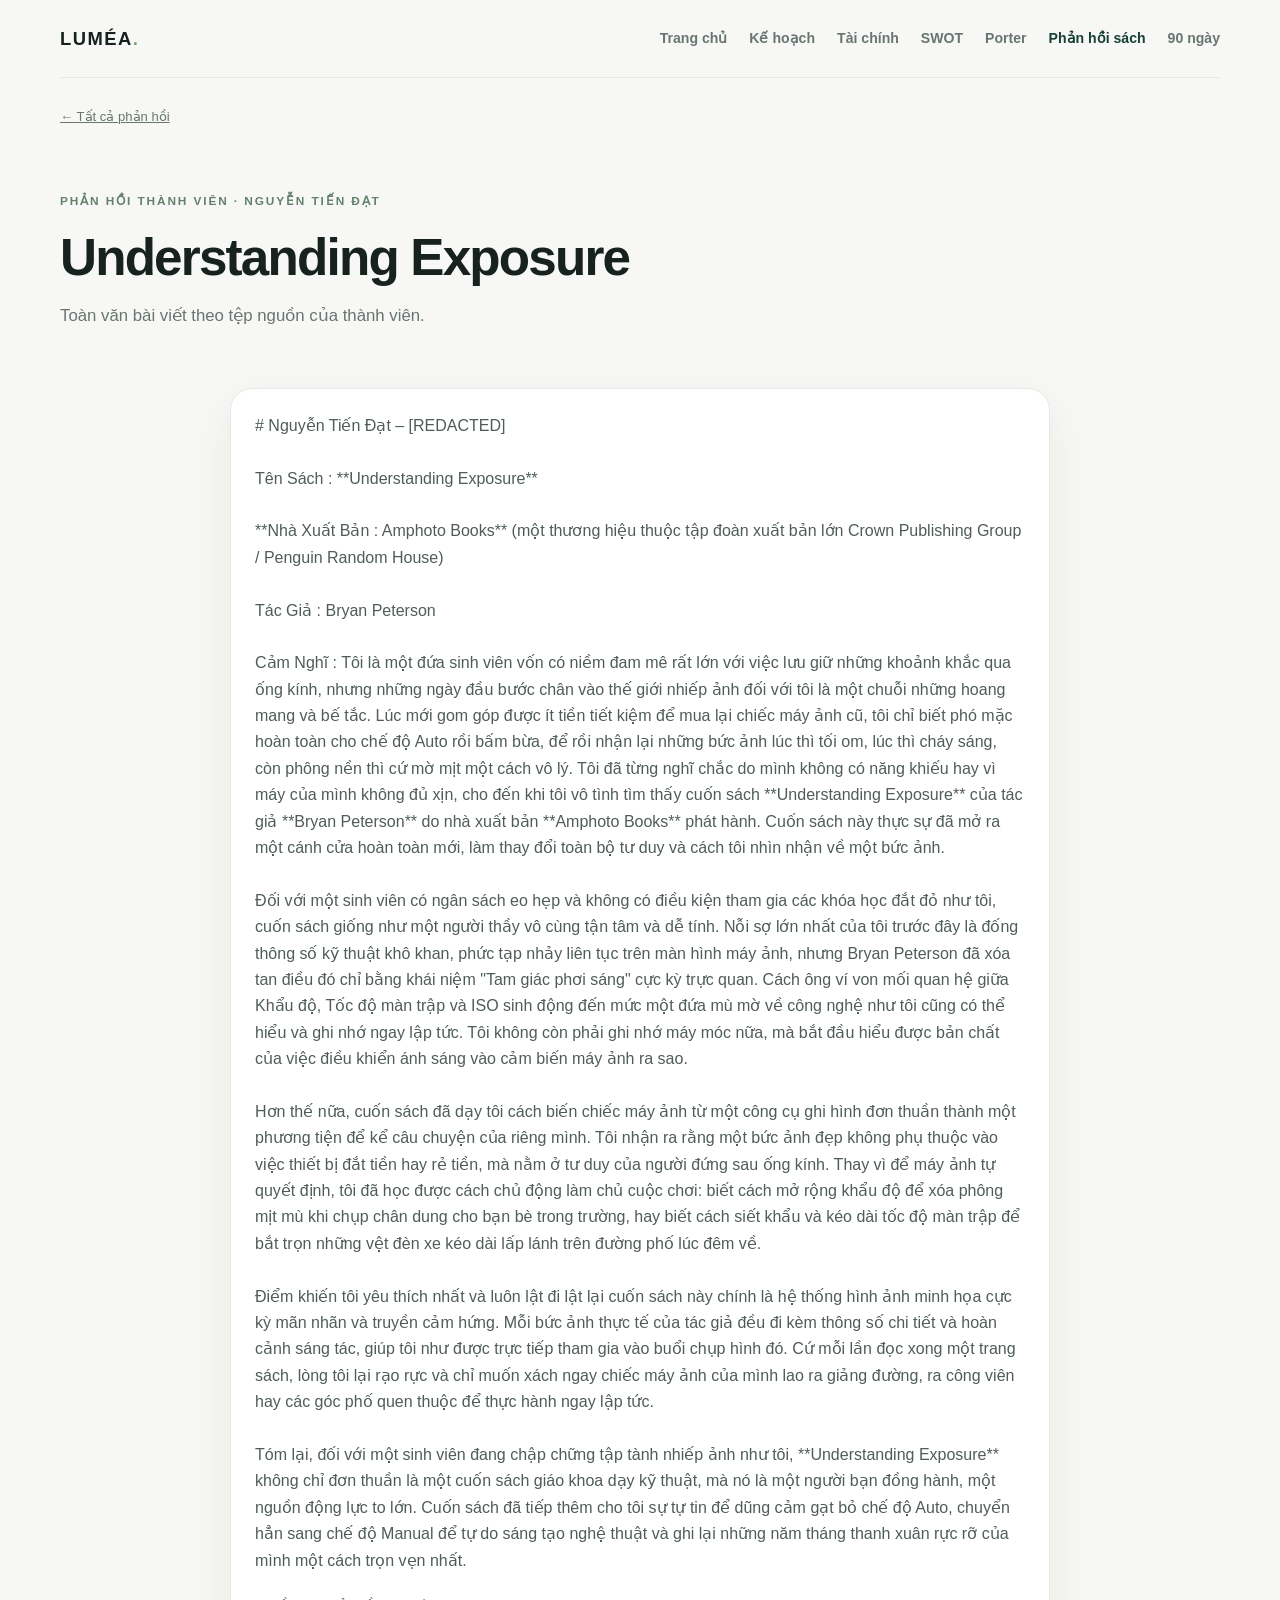
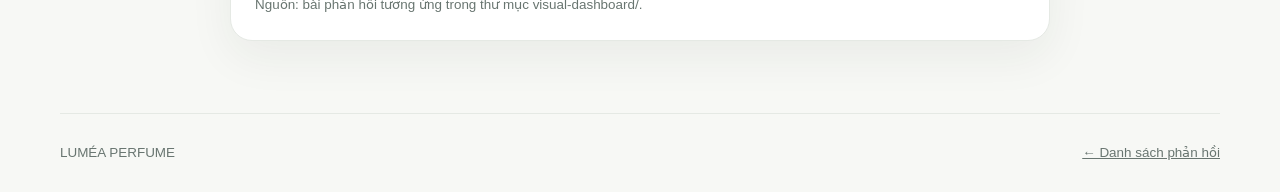
<file: reflection-nguyen-tien-dat.html>
<!doctype html><html lang="vi"><head><meta charset="UTF-8"><meta name="viewport" content="width=device-width,initial-scale=1"><title>Understanding Exposure | Nguyễn Tiến Đạt · LUMÉA</title><link rel="stylesheet" href="style.css"></head><body><header class="shell nav"><a class="brand" href="index.html">LUMÉA<em>.</em></a><nav class="navlinks"><a href="index.html">Trang chủ</a><a href="business-plan.html">Kế hoạch</a><a href="financial-analysis.html">Tài chính</a><a href="swot.html">SWOT</a><a href="five-forces.html">Porter</a><a class="active" href="reflections.html">Phản hồi sách</a><a href="action-plan.html">90 ngày</a></nav></header><main class="shell"><div class="breadcrumb"><a href="reflections.html">← Tất cả phản hồi</a></div><section class="pagehead"><div class="eyebrow">Phản hồi thành viên · Nguyễn Tiến Đạt</div><h1 class="reflection-title">Understanding Exposure</h1><p>Toàn văn bài viết theo tệp nguồn của thành viên.</p></section><article class="card reflection"><pre># Nguyễn Tiến Đạt – [REDACTED]

T&#234;n S&#225;ch : **Understanding Exposure**

**Nh&#224; Xuất Bản : Amphoto Books** (một thương hiệu thuộc tập đo&#224;n xuất bản lớn Crown Publishing Group / Penguin Random House)

T&#225;c Giả : Bryan Peterson

Cảm Nghĩ : T&#244;i l&#224; một đứa sinh vi&#234;n vốn c&#243; niềm đam m&#234; rất lớn với việc lưu giữ những khoảnh khắc qua ống k&#237;nh, nhưng những ng&#224;y đầu bước ch&#226;n v&#224;o thế giới nhiếp ảnh đối với t&#244;i l&#224; một chuỗi những hoang mang v&#224; bế tắc. L&#250;c mới gom g&#243;p được &#237;t tiền tiết kiệm để mua lại chiếc m&#225;y ảnh cũ, t&#244;i chỉ biết ph&#243; mặc ho&#224;n to&#224;n cho chế độ Auto rồi bấm bừa, để rồi nhận lại những bức ảnh l&#250;c th&#236; tối om, l&#250;c th&#236; ch&#225;y s&#225;ng, c&#242;n ph&#244;ng nền th&#236; cứ mờ mịt một c&#225;ch v&#244; l&#253;. T&#244;i đ&#227; từng nghĩ chắc do m&#236;nh kh&#244;ng c&#243; năng khiếu hay v&#236; m&#225;y của m&#236;nh kh&#244;ng đủ xịn, cho đến khi t&#244;i v&#244; t&#236;nh t&#236;m thấy cuốn s&#225;ch **Understanding Exposure** của t&#225;c giả **Bryan Peterson** do nh&#224; xuất bản **Amphoto Books** ph&#225;t h&#224;nh. Cuốn s&#225;ch n&#224;y thực sự đ&#227; mở ra một c&#225;nh cửa ho&#224;n to&#224;n mới, l&#224;m thay đổi to&#224;n bộ tư duy v&#224; c&#225;ch t&#244;i nh&#236;n nhận về một bức ảnh.

Đối với một sinh vi&#234;n c&#243; ng&#226;n s&#225;ch eo hẹp v&#224; kh&#244;ng c&#243; điều kiện tham gia c&#225;c kh&#243;a học đắt đỏ như t&#244;i, cuốn s&#225;ch giống như một người thầy v&#244; c&#249;ng tận t&#226;m v&#224; dễ t&#237;nh. Nỗi sợ lớn nhất của t&#244;i trước đ&#226;y l&#224; đống th&#244;ng số kỹ thuật kh&#244; khan, phức tạp nhảy li&#234;n tục tr&#234;n m&#224;n h&#236;nh m&#225;y ảnh, nhưng Bryan Peterson đ&#227; x&#243;a tan điều đ&#243; chỉ bằng kh&#225;i niệm &quot;Tam gi&#225;c phơi s&#225;ng&quot; cực kỳ trực quan. C&#225;ch &#244;ng v&#237; von mối quan hệ giữa Khẩu độ, Tốc độ m&#224;n trập v&#224; ISO sinh động đến mức một đứa m&#249; mờ về c&#244;ng nghệ như t&#244;i cũng c&#243; thể hiểu v&#224; ghi nhớ ngay lập tức. T&#244;i kh&#244;ng c&#242;n phải ghi nhớ m&#225;y m&#243;c nữa, m&#224; bắt đầu hiểu được bản chất của việc điều khiển &#225;nh s&#225;ng v&#224;o cảm biến m&#225;y ảnh ra sao.

Hơn thế nữa, cuốn s&#225;ch đ&#227; dạy t&#244;i c&#225;ch biến chiếc m&#225;y ảnh từ một c&#244;ng cụ ghi h&#236;nh đơn thuần th&#224;nh một phương tiện để kể c&#226;u chuyện của ri&#234;ng m&#236;nh. T&#244;i nhận ra rằng một bức ảnh đẹp kh&#244;ng phụ thuộc v&#224;o việc thiết bị đắt tiền hay rẻ tiền, m&#224; nằm ở tư duy của người đứng sau ống k&#237;nh. Thay v&#236; để m&#225;y ảnh tự quyết định, t&#244;i đ&#227; học được c&#225;ch chủ động l&#224;m chủ cuộc chơi: biết c&#225;ch mở rộng khẩu độ để x&#243;a ph&#244;ng mịt m&#249; khi chụp ch&#226;n dung cho bạn b&#232; trong trường, hay biết c&#225;ch siết khẩu v&#224; k&#233;o d&#224;i tốc độ m&#224;n trập để bắt trọn những vệt đ&#232;n xe k&#233;o d&#224;i lấp l&#225;nh tr&#234;n đường phố l&#250;c đ&#234;m về.

Điểm khiến t&#244;i y&#234;u th&#237;ch nhất v&#224; lu&#244;n lật đi lật lại cuốn s&#225;ch n&#224;y ch&#237;nh l&#224; hệ thống h&#236;nh ảnh minh họa cực kỳ m&#227;n nh&#227;n v&#224; truyền cảm hứng. Mỗi bức ảnh thực tế của t&#225;c giả đều đi k&#232;m th&#244;ng số chi tiết v&#224; ho&#224;n cảnh s&#225;ng t&#225;c, gi&#250;p t&#244;i như được trực tiếp tham gia v&#224;o buổi chụp h&#236;nh đ&#243;. Cứ mỗi lần đọc xong một trang s&#225;ch, l&#242;ng t&#244;i lại rạo rực v&#224; chỉ muốn x&#225;ch ngay chiếc m&#225;y ảnh của m&#236;nh lao ra giảng đường, ra c&#244;ng vi&#234;n hay c&#225;c g&#243;c phố quen thuộc để thực h&#224;nh ngay lập tức.

T&#243;m lại, đối với một sinh vi&#234;n đang chập chững tập t&#224;nh nhiếp ảnh như t&#244;i, **Understanding Exposure** kh&#244;ng chỉ đơn thuần l&#224; một cuốn s&#225;ch gi&#225;o khoa dạy kỹ thuật, m&#224; n&#243; l&#224; một người bạn đồng h&#224;nh, một nguồn động lực to lớn. Cuốn s&#225;ch đ&#227; tiếp th&#234;m cho t&#244;i sự tự tin để dũng cảm gạt bỏ chế độ Auto, chuyển hẳn sang chế độ Manual để tự do s&#225;ng tạo nghệ thuật v&#224; ghi lại những năm th&#225;ng thanh xu&#226;n rực rỡ của m&#236;nh một c&#225;ch trọn vẹn nhất.</pre><p class="source">Nguồn: bài phản hồi tương ứng trong thư mục visual-dashboard/.</p></article></main><footer class="shell footer"><span>LUMÉA PERFUME</span><a href="reflections.html">← Danh sách phản hồi</a></footer></body></html>
</file>
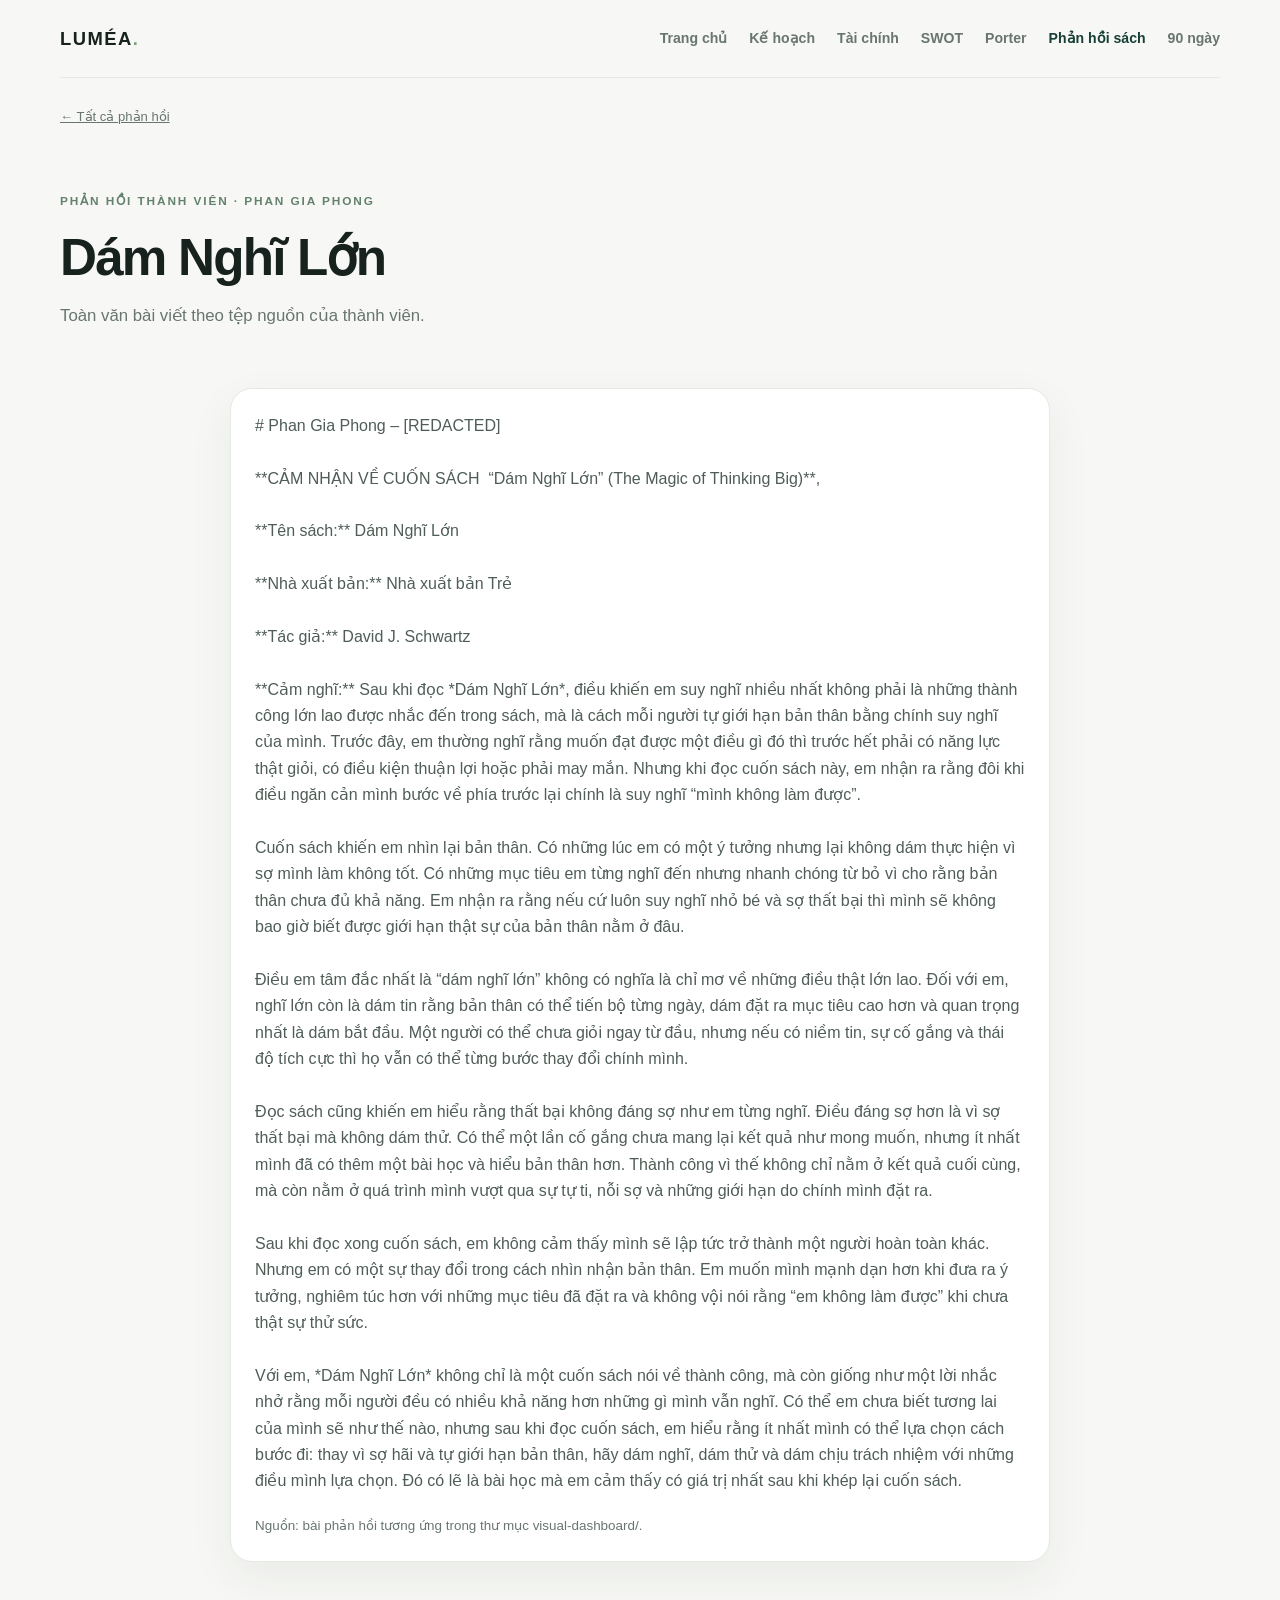
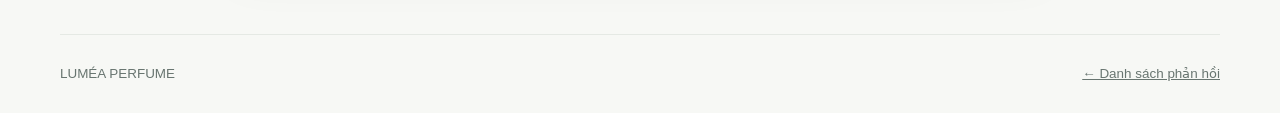
<file: reflection-phan-gia-phong.html>
<!doctype html><html lang="vi"><head><meta charset="UTF-8"><meta name="viewport" content="width=device-width,initial-scale=1"><title>D&#225;m Nghĩ Lớn | Phan Gia Phong · LUMÉA</title><link rel="stylesheet" href="style.css"></head><body><header class="shell nav"><a class="brand" href="index.html">LUMÉA<em>.</em></a><nav class="navlinks"><a href="index.html">Trang chủ</a><a href="business-plan.html">Kế hoạch</a><a href="financial-analysis.html">Tài chính</a><a href="swot.html">SWOT</a><a href="five-forces.html">Porter</a><a class="active" href="reflections.html">Phản hồi sách</a><a href="action-plan.html">90 ngày</a></nav></header><main class="shell"><div class="breadcrumb"><a href="reflections.html">← Tất cả phản hồi</a></div><section class="pagehead"><div class="eyebrow">Phản hồi thành viên · Phan Gia Phong</div><h1 class="reflection-title">D&#225;m Nghĩ Lớn</h1><p>Toàn văn bài viết theo tệp nguồn của thành viên.</p></section><article class="card reflection"><pre># Phan Gia Phong – [REDACTED]

**CẢM NHẬN VỀ CUỐN S&#193;CH&#160; “D&#225;m Nghĩ Lớn” (The Magic of Thinking Big)**,

**T&#234;n s&#225;ch:** D&#225;m Nghĩ Lớn

**Nh&#224; xuất bản:** Nh&#224; xuất bản Trẻ

**T&#225;c giả:** David J. Schwartz

**Cảm nghĩ:** Sau khi đọc *D&#225;m Nghĩ Lớn*, điều khiến em suy nghĩ nhiều nhất kh&#244;ng phải l&#224; những th&#224;nh c&#244;ng lớn lao được nhắc đến trong s&#225;ch, m&#224; l&#224; c&#225;ch mỗi người tự giới hạn bản th&#226;n bằng ch&#237;nh suy nghĩ của m&#236;nh. Trước đ&#226;y, em thường nghĩ rằng muốn đạt được một điều g&#236; đ&#243; th&#236; trước hết phải c&#243; năng lực thật giỏi, c&#243; điều kiện thuận lợi hoặc phải may mắn. Nhưng khi đọc cuốn s&#225;ch n&#224;y, em nhận ra rằng đ&#244;i khi điều ngăn cản m&#236;nh bước về ph&#237;a trước lại ch&#237;nh l&#224; suy nghĩ “m&#236;nh kh&#244;ng l&#224;m được”.

Cuốn s&#225;ch khiến em nh&#236;n lại bản th&#226;n. C&#243; những l&#250;c em c&#243; một &#253; tưởng nhưng lại kh&#244;ng d&#225;m thực hiện v&#236; sợ m&#236;nh l&#224;m kh&#244;ng tốt. C&#243; những mục ti&#234;u em từng nghĩ đến nhưng nhanh ch&#243;ng từ bỏ v&#236; cho rằng bản th&#226;n chưa đủ khả năng. Em nhận ra rằng nếu cứ lu&#244;n suy nghĩ nhỏ b&#233; v&#224; sợ thất bại th&#236; m&#236;nh sẽ kh&#244;ng bao giờ biết được giới hạn thật sự của bản th&#226;n nằm ở đ&#226;u.

Điều em t&#226;m đắc nhất l&#224; “d&#225;m nghĩ lớn” kh&#244;ng c&#243; nghĩa l&#224; chỉ mơ về những điều thật lớn lao. Đối với em, nghĩ lớn c&#242;n l&#224; d&#225;m tin rằng bản th&#226;n c&#243; thể tiến bộ từng ng&#224;y, d&#225;m đặt ra mục ti&#234;u cao hơn v&#224; quan trọng nhất l&#224; d&#225;m bắt đầu. Một người c&#243; thể chưa giỏi ngay từ đầu, nhưng nếu c&#243; niềm tin, sự cố gắng v&#224; th&#225;i độ t&#237;ch cực th&#236; họ vẫn c&#243; thể từng bước thay đổi ch&#237;nh m&#236;nh.

Đọc s&#225;ch cũng khiến em hiểu rằng thất bại kh&#244;ng đ&#225;ng sợ như em từng nghĩ. Điều đ&#225;ng sợ hơn l&#224; v&#236; sợ thất bại m&#224; kh&#244;ng d&#225;m thử. C&#243; thể một lần cố gắng chưa mang lại kết quả như mong muốn, nhưng &#237;t nhất m&#236;nh đ&#227; c&#243; th&#234;m một b&#224;i học v&#224; hiểu bản th&#226;n hơn. Th&#224;nh c&#244;ng v&#236; thế kh&#244;ng chỉ nằm ở kết quả cuối c&#249;ng, m&#224; c&#242;n nằm ở qu&#225; tr&#236;nh m&#236;nh vượt qua sự tự ti, nỗi sợ v&#224; những giới hạn do ch&#237;nh m&#236;nh đặt ra.

Sau khi đọc xong cuốn s&#225;ch, em kh&#244;ng cảm thấy m&#236;nh sẽ lập tức trở th&#224;nh một người ho&#224;n to&#224;n kh&#225;c. Nhưng em c&#243; một sự thay đổi trong c&#225;ch nh&#236;n nhận bản th&#226;n. Em muốn m&#236;nh mạnh dạn hơn khi đưa ra &#253; tưởng, nghi&#234;m t&#250;c hơn với những mục ti&#234;u đ&#227; đặt ra v&#224; kh&#244;ng vội n&#243;i rằng “em kh&#244;ng l&#224;m được” khi chưa thật sự thử sức.

Với em, *D&#225;m Nghĩ Lớn* kh&#244;ng chỉ l&#224; một cuốn s&#225;ch n&#243;i về th&#224;nh c&#244;ng, m&#224; c&#242;n giống như một lời nhắc nhở rằng mỗi người đều c&#243; nhiều khả năng hơn những g&#236; m&#236;nh vẫn nghĩ. C&#243; thể em chưa biết tương lai của m&#236;nh sẽ như thế n&#224;o, nhưng sau khi đọc cuốn s&#225;ch, em hiểu rằng &#237;t nhất m&#236;nh c&#243; thể lựa chọn c&#225;ch bước đi: thay v&#236; sợ h&#227;i v&#224; tự giới hạn bản th&#226;n, h&#227;y d&#225;m nghĩ, d&#225;m thử v&#224; d&#225;m chịu tr&#225;ch nhiệm với những điều m&#236;nh lựa chọn. Đ&#243; c&#243; lẽ l&#224; b&#224;i học m&#224; em cảm thấy c&#243; gi&#225; trị nhất sau khi kh&#233;p lại cuốn s&#225;ch.</pre><p class="source">Nguồn: bài phản hồi tương ứng trong thư mục visual-dashboard/.</p></article></main><footer class="shell footer"><span>LUMÉA PERFUME</span><a href="reflections.html">← Danh sách phản hồi</a></footer></body></html>
</file>
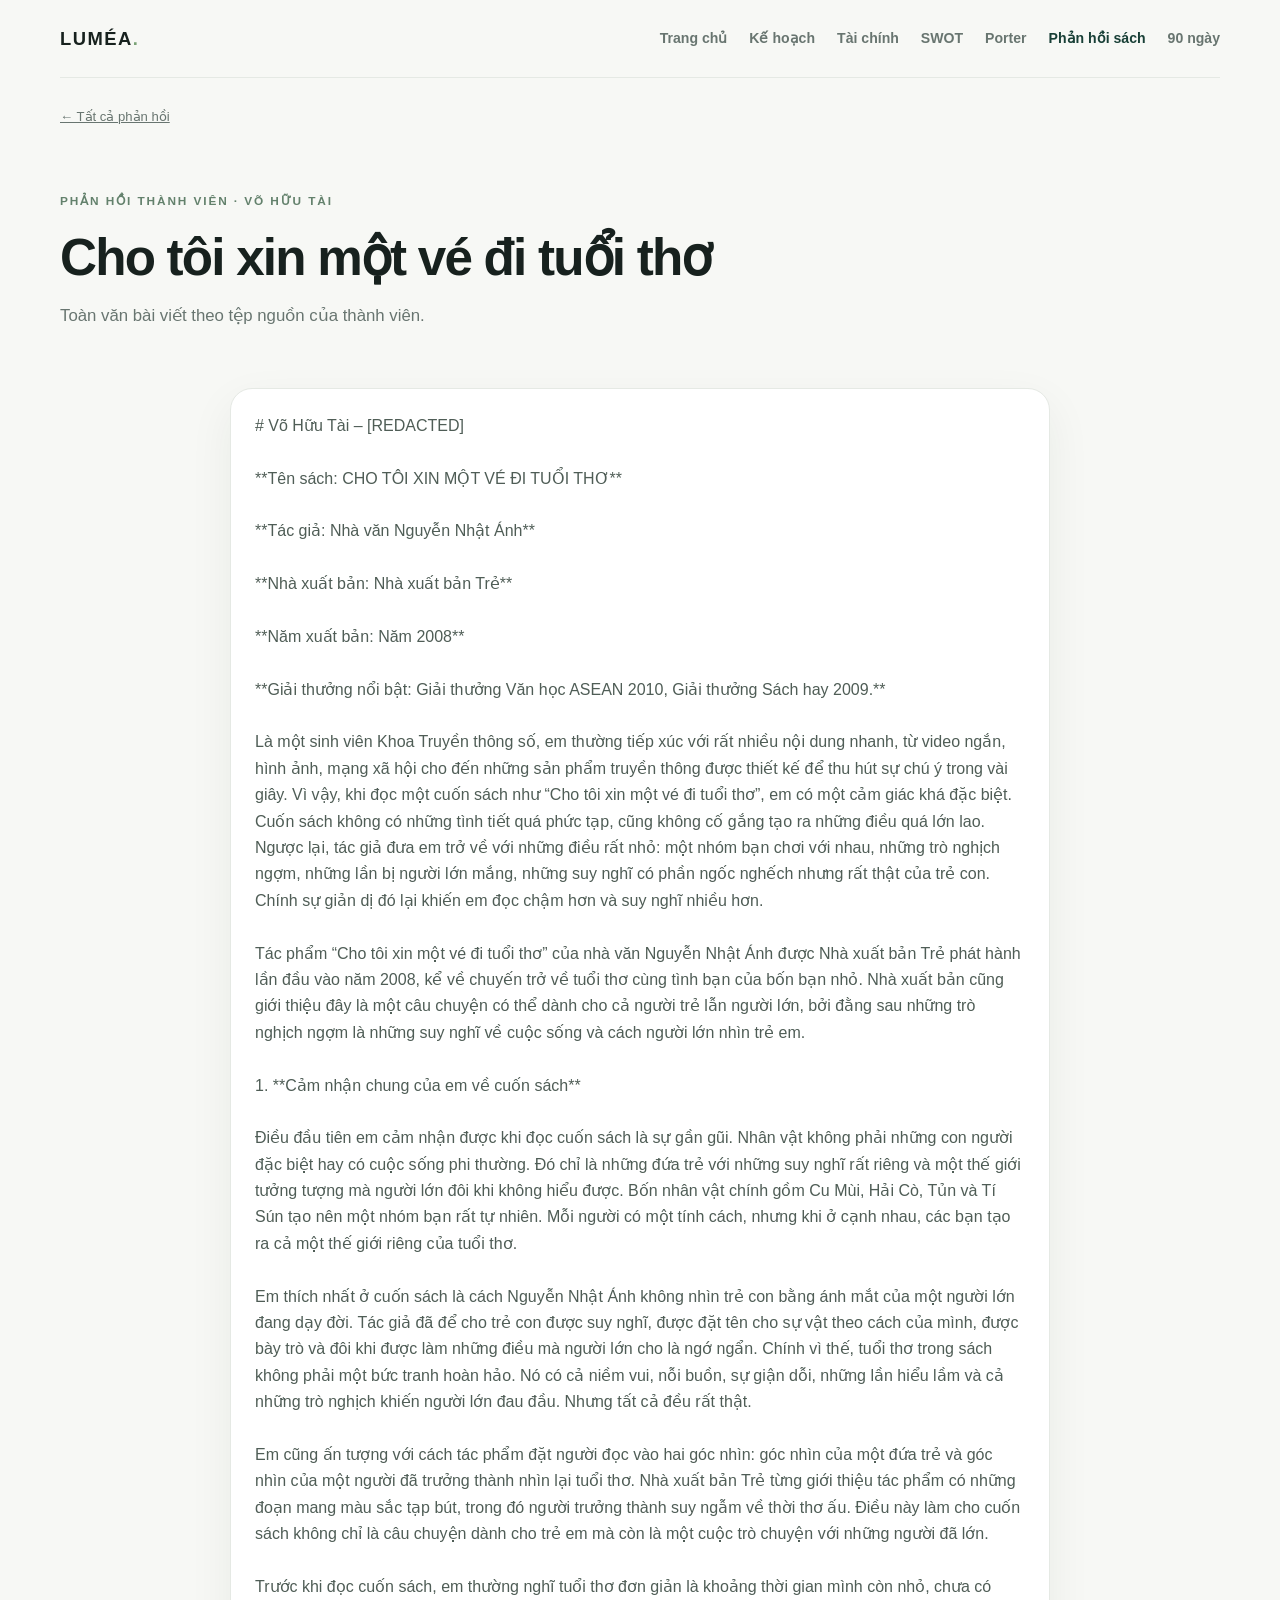
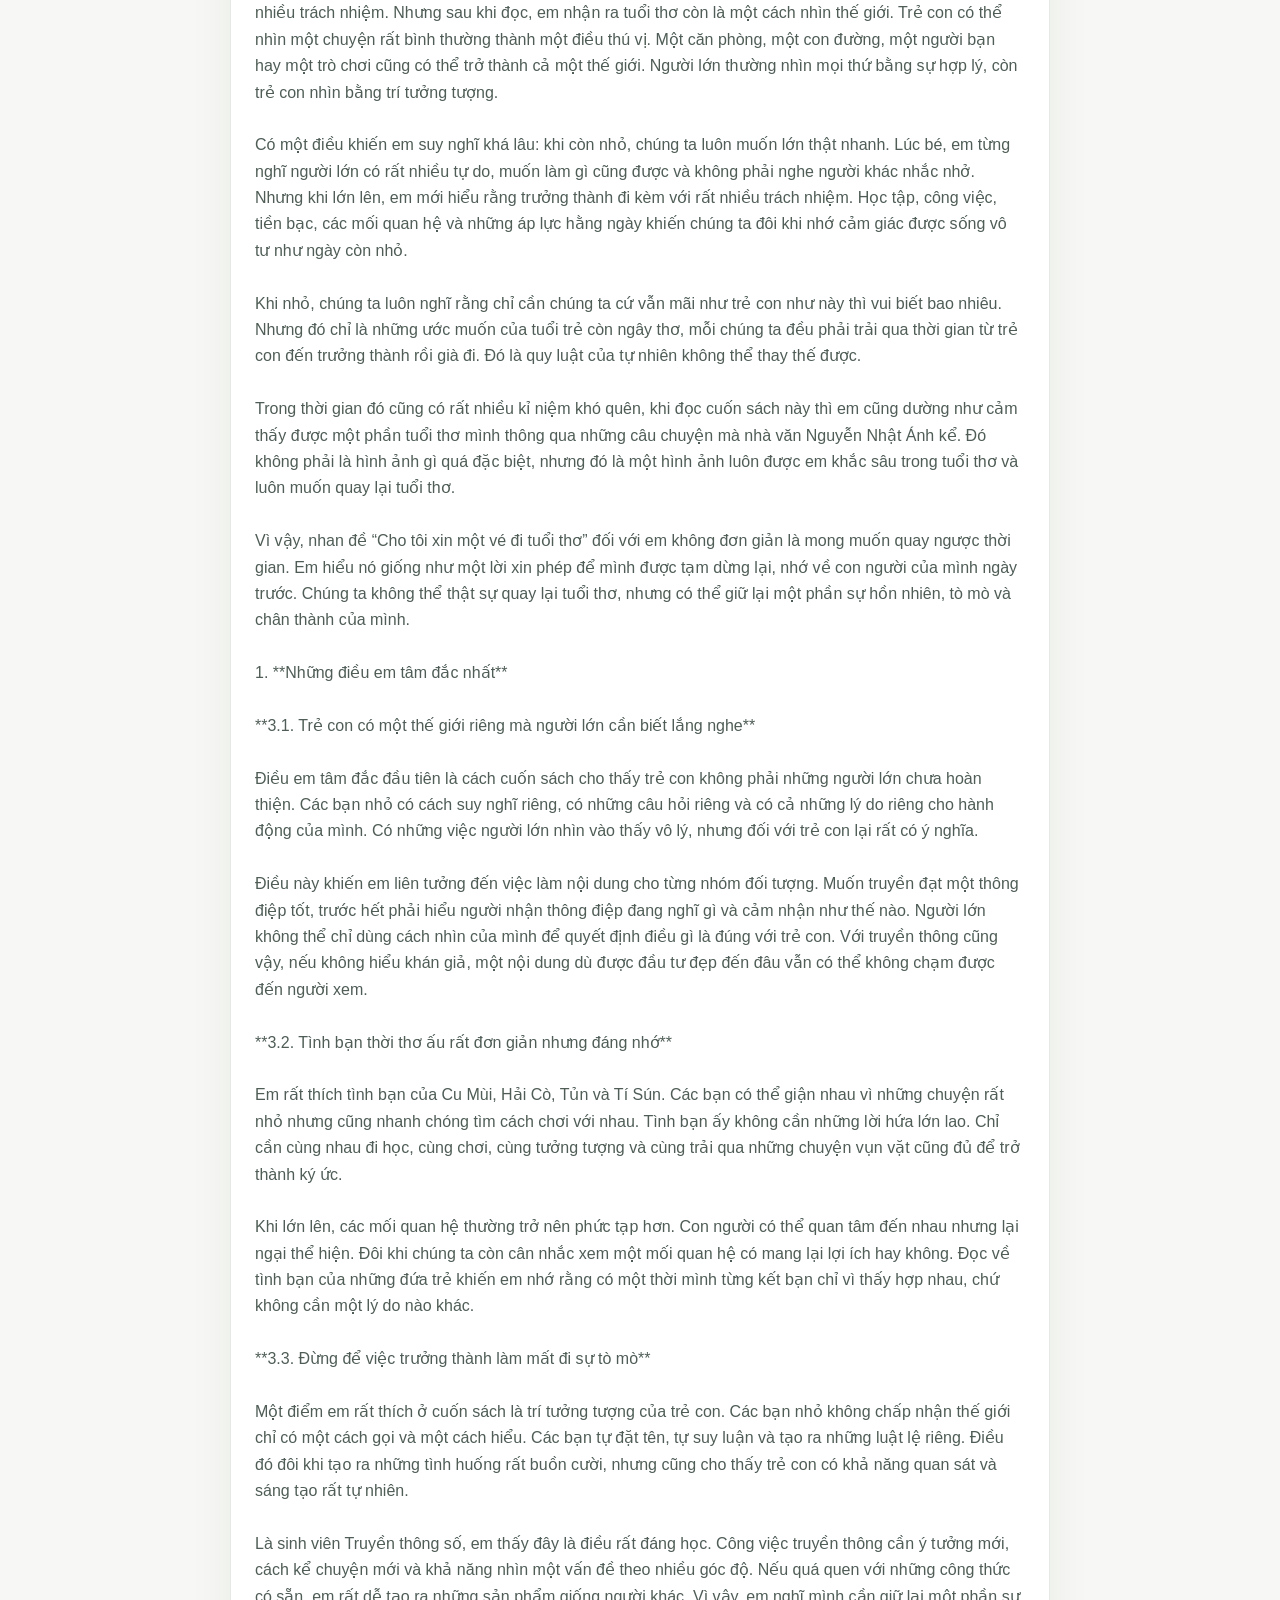
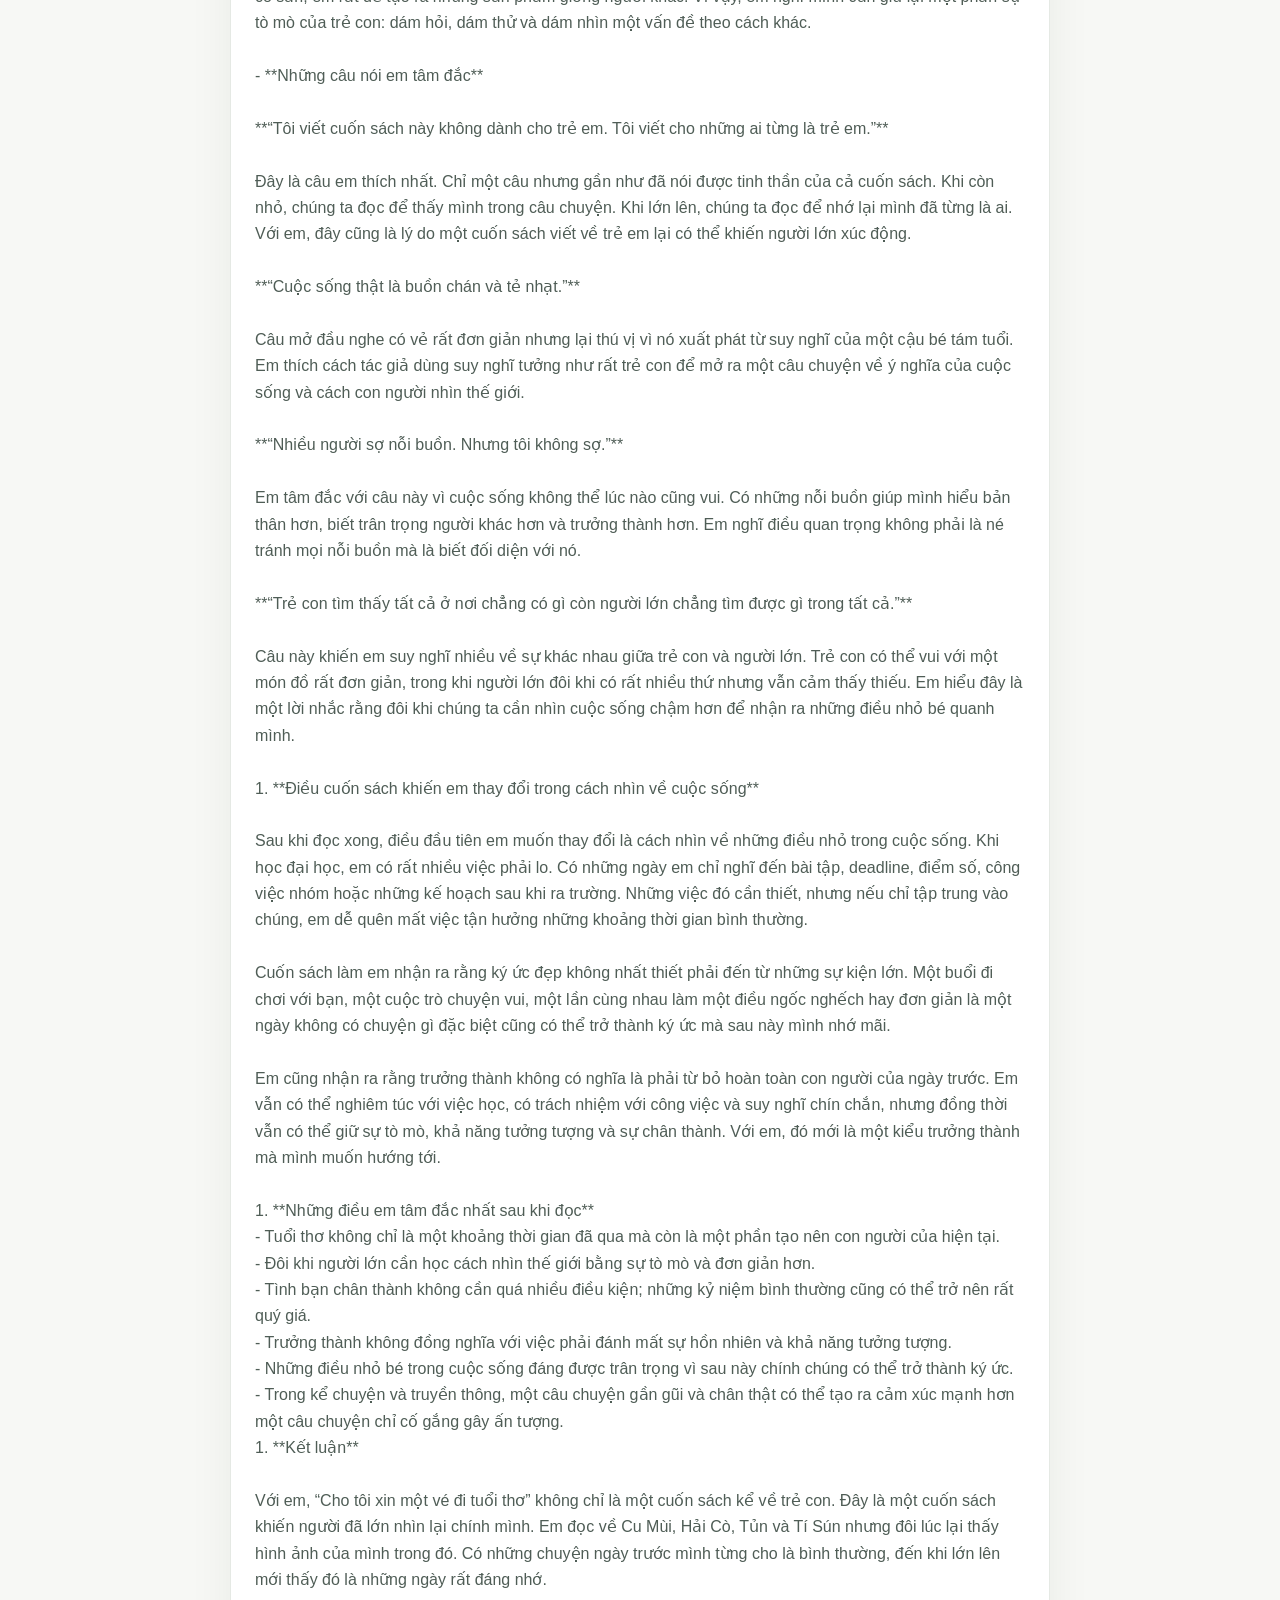
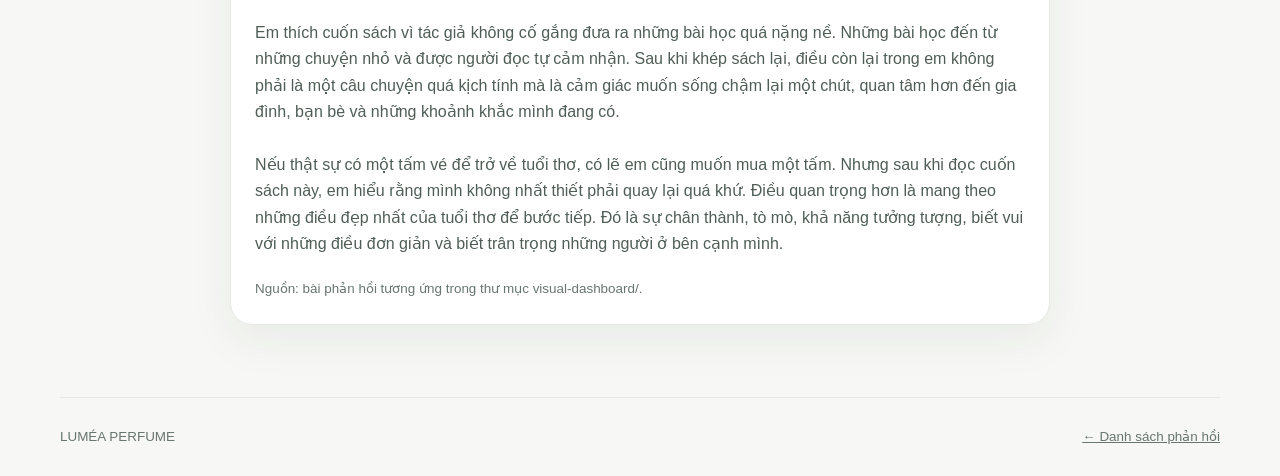
<file: reflection-vo-huu-tai.html>
<!doctype html><html lang="vi"><head><meta charset="UTF-8"><meta name="viewport" content="width=device-width,initial-scale=1"><title>Cho t&#244;i xin một v&#233; đi tuổi thơ | V&#245; Hữu T&#224;i · LUMÉA</title><link rel="stylesheet" href="style.css"></head><body><header class="shell nav"><a class="brand" href="index.html">LUMÉA<em>.</em></a><nav class="navlinks"><a href="index.html">Trang chủ</a><a href="business-plan.html">Kế hoạch</a><a href="financial-analysis.html">Tài chính</a><a href="swot.html">SWOT</a><a href="five-forces.html">Porter</a><a class="active" href="reflections.html">Phản hồi sách</a><a href="action-plan.html">90 ngày</a></nav></header><main class="shell"><div class="breadcrumb"><a href="reflections.html">← Tất cả phản hồi</a></div><section class="pagehead"><div class="eyebrow">Phản hồi thành viên · V&#245; Hữu T&#224;i</div><h1 class="reflection-title">Cho t&#244;i xin một v&#233; đi tuổi thơ</h1><p>Toàn văn bài viết theo tệp nguồn của thành viên.</p></section><article class="card reflection"><pre># V&#245; Hữu T&#224;i – [REDACTED]

**T&#234;n s&#225;ch: CHO T&#212;I XIN MỘT V&#201; ĐI TUỔI THƠ**

**T&#225;c giả: Nh&#224; văn Nguyễn Nhật &#193;nh**

**Nh&#224; xuất bản: Nh&#224; xuất bản Trẻ**

**Năm xuất bản: Năm 2008**

**Giải thưởng nổi bật: Giải thưởng Văn học ASEAN 2010, Giải thưởng S&#225;ch hay 2009.**

L&#224; một sinh vi&#234;n Khoa Truyền th&#244;ng số, em thường tiếp x&#250;c với rất nhiều nội dung nhanh, từ video ngắn, h&#236;nh ảnh, mạng x&#227; hội cho đến những sản phẩm truyền th&#244;ng được thiết kế để thu h&#250;t sự ch&#250; &#253; trong v&#224;i gi&#226;y. V&#236; vậy, khi đọc một cuốn s&#225;ch như “Cho t&#244;i xin một v&#233; đi tuổi thơ”, em c&#243; một cảm gi&#225;c kh&#225; đặc biệt. Cuốn s&#225;ch kh&#244;ng c&#243; những t&#236;nh tiết qu&#225; phức tạp, cũng kh&#244;ng cố gắng tạo ra những điều qu&#225; lớn lao. Ngược lại, t&#225;c giả đưa em trở về với những điều rất nhỏ: một nh&#243;m bạn chơi với nhau, những tr&#242; nghịch ngợm, những lần bị người lớn mắng, những suy nghĩ c&#243; phần ngốc nghếch nhưng rất thật của trẻ con. Ch&#237;nh sự giản dị đ&#243; lại khiến em đọc chậm hơn v&#224; suy nghĩ nhiều hơn.

T&#225;c phẩm “Cho t&#244;i xin một v&#233; đi tuổi thơ” của nh&#224; văn Nguyễn Nhật &#193;nh được Nh&#224; xuất bản Trẻ ph&#225;t h&#224;nh lần đầu v&#224;o năm 2008, kể về chuyến trở về tuổi thơ c&#249;ng t&#236;nh bạn của bốn bạn nhỏ. Nh&#224; xuất bản cũng giới thiệu đ&#226;y l&#224; một c&#226;u chuyện c&#243; thể d&#224;nh cho cả người trẻ lẫn người lớn, bởi đằng sau những tr&#242; nghịch ngợm l&#224; những suy nghĩ về cuộc sống v&#224; c&#225;ch người lớn nh&#236;n trẻ em.

1. **Cảm nhận chung của em về cuốn s&#225;ch**

Điều đầu ti&#234;n em cảm nhận được khi đọc cuốn s&#225;ch l&#224; sự gần gũi. Nh&#226;n vật kh&#244;ng phải những con người đặc biệt hay c&#243; cuộc sống phi thường. Đ&#243; chỉ l&#224; những đứa trẻ với những suy nghĩ rất ri&#234;ng v&#224; một thế giới tưởng tượng m&#224; người lớn đ&#244;i khi kh&#244;ng hiểu được. Bốn nh&#226;n vật ch&#237;nh gồm Cu M&#249;i, Hải C&#242;, Tủn v&#224; T&#237; S&#250;n tạo n&#234;n một nh&#243;m bạn rất tự nhi&#234;n. Mỗi người c&#243; một t&#237;nh c&#225;ch, nhưng khi ở cạnh nhau, c&#225;c bạn tạo ra cả một thế giới ri&#234;ng của tuổi thơ.

Em th&#237;ch nhất ở cuốn s&#225;ch l&#224; c&#225;ch Nguyễn Nhật &#193;nh kh&#244;ng nh&#236;n trẻ con bằng &#225;nh mắt của một người lớn đang dạy đời. T&#225;c giả đ&#227; để cho trẻ con được suy nghĩ, được đặt t&#234;n cho sự vật theo c&#225;ch của m&#236;nh, được b&#224;y tr&#242; v&#224; đ&#244;i khi được l&#224;m những điều m&#224; người lớn cho l&#224; ngớ ngẩn. Ch&#237;nh v&#236; thế, tuổi thơ trong s&#225;ch kh&#244;ng phải một bức tranh ho&#224;n hảo. N&#243; c&#243; cả niềm vui, nỗi buồn, sự giận dỗi, những lần hiểu lầm v&#224; cả những tr&#242; nghịch khiến người lớn đau đầu. Nhưng tất cả đều rất thật.

Em cũng ấn tượng với c&#225;ch t&#225;c phẩm đặt người đọc v&#224;o hai g&#243;c nh&#236;n: g&#243;c nh&#236;n của một đứa trẻ v&#224; g&#243;c nh&#236;n của một người đ&#227; trưởng th&#224;nh nh&#236;n lại tuổi thơ. Nh&#224; xuất bản Trẻ từng giới thiệu t&#225;c phẩm c&#243; những đoạn mang m&#224;u sắc tạp b&#250;t, trong đ&#243; người trưởng th&#224;nh suy ngẫm về thời thơ ấu. Điều n&#224;y l&#224;m cho cuốn s&#225;ch kh&#244;ng chỉ l&#224; c&#226;u chuyện d&#224;nh cho trẻ em m&#224; c&#242;n l&#224; một cuộc tr&#242; chuyện với những người đ&#227; lớn.

Trước khi đọc cuốn s&#225;ch, em thường nghĩ tuổi thơ đơn giản l&#224; khoảng thời gian m&#236;nh c&#242;n nhỏ, chưa c&#243; nhiều tr&#225;ch nhiệm. Nhưng sau khi đọc, em nhận ra tuổi thơ c&#242;n l&#224; một c&#225;ch nh&#236;n thế giới. Trẻ con c&#243; thể nh&#236;n một chuyện rất b&#236;nh thường th&#224;nh một điều th&#250; vị. Một căn ph&#242;ng, một con đường, một người bạn hay một tr&#242; chơi cũng c&#243; thể trở th&#224;nh cả một thế giới. Người lớn thường nh&#236;n mọi thứ bằng sự hợp l&#253;, c&#242;n trẻ con nh&#236;n bằng tr&#237; tưởng tượng.

C&#243; một điều khiến em suy nghĩ kh&#225; l&#226;u: khi c&#242;n nhỏ, ch&#250;ng ta lu&#244;n muốn lớn thật nhanh. L&#250;c b&#233;, em từng nghĩ người lớn c&#243; rất nhiều tự do, muốn l&#224;m g&#236; cũng được v&#224; kh&#244;ng phải nghe người kh&#225;c nhắc nhở. Nhưng khi lớn l&#234;n, em mới hiểu rằng trưởng th&#224;nh đi k&#232;m với rất nhiều tr&#225;ch nhiệm. Học tập, c&#244;ng việc, tiền bạc, c&#225;c mối quan hệ v&#224; những &#225;p lực hằng ng&#224;y khiến ch&#250;ng ta đ&#244;i khi nhớ cảm gi&#225;c được sống v&#244; tư như ng&#224;y c&#242;n nhỏ.

Khi nhỏ, ch&#250;ng ta lu&#244;n nghĩ rằng chỉ cần ch&#250;ng ta cứ vẫn m&#227;i như trẻ con như n&#224;y th&#236; vui biết bao nhi&#234;u. Nhưng đ&#243; chỉ l&#224; những ước muốn của tuổi trẻ c&#242;n ng&#226;y thơ, mỗi ch&#250;ng ta đều phải trải qua thời gian từ trẻ con đến trưởng th&#224;nh rồi gi&#224; đi. Đ&#243; l&#224; quy luật của tự nhi&#234;n kh&#244;ng thể thay thế được.

Trong thời gian đ&#243; cũng c&#243; rất nhiều kỉ niệm kh&#243; qu&#234;n, khi đọc cuốn s&#225;ch n&#224;y th&#236; em cũng dường như cảm thấy được một phần tuổi thơ m&#236;nh th&#244;ng qua những c&#226;u chuyện m&#224; nh&#224; văn Nguyễn Nhật &#193;nh kể. Đ&#243; kh&#244;ng phải l&#224; h&#236;nh ảnh g&#236; qu&#225; đặc biệt, nhưng đ&#243; l&#224; một h&#236;nh ảnh lu&#244;n được em khắc s&#226;u trong tuổi thơ v&#224; lu&#244;n muốn quay lại tuổi thơ.

V&#236; vậy, nhan đề “Cho t&#244;i xin một v&#233; đi tuổi thơ” đối với em kh&#244;ng đơn giản l&#224; mong muốn quay ngược thời gian. Em hiểu n&#243; giống như một lời xin ph&#233;p để m&#236;nh được tạm dừng lại, nhớ về con người của m&#236;nh ng&#224;y trước. Ch&#250;ng ta kh&#244;ng thể thật sự quay lại tuổi thơ, nhưng c&#243; thể giữ lại một phần sự hồn nhi&#234;n, t&#242; m&#242; v&#224; ch&#226;n th&#224;nh của m&#236;nh.

1. **Những điều em t&#226;m đắc nhất**

**3.1. Trẻ con c&#243; một thế giới ri&#234;ng m&#224; người lớn cần biết lắng nghe**

Điều em t&#226;m đắc đầu ti&#234;n l&#224; c&#225;ch cuốn s&#225;ch cho thấy trẻ con kh&#244;ng phải những người lớn chưa ho&#224;n thiện. C&#225;c bạn nhỏ c&#243; c&#225;ch suy nghĩ ri&#234;ng, c&#243; những c&#226;u hỏi ri&#234;ng v&#224; c&#243; cả những l&#253; do ri&#234;ng cho h&#224;nh động của m&#236;nh. C&#243; những việc người lớn nh&#236;n v&#224;o thấy v&#244; l&#253;, nhưng đối với trẻ con lại rất c&#243; &#253; nghĩa.

Điều n&#224;y khiến em li&#234;n tưởng đến việc l&#224;m nội dung cho từng nh&#243;m đối tượng. Muốn truyền đạt một th&#244;ng điệp tốt, trước hết phải hiểu người nhận th&#244;ng điệp đang nghĩ g&#236; v&#224; cảm nhận như thế n&#224;o. Người lớn kh&#244;ng thể chỉ d&#249;ng c&#225;ch nh&#236;n của m&#236;nh để quyết định điều g&#236; l&#224; đ&#250;ng với trẻ con. Với truyền th&#244;ng cũng vậy, nếu kh&#244;ng hiểu kh&#225;n giả, một nội dung d&#249; được đầu tư đẹp đến đ&#226;u vẫn c&#243; thể kh&#244;ng chạm được đến người xem.

**3.2. T&#236;nh bạn thời thơ ấu rất đơn giản nhưng đ&#225;ng nhớ**

Em rất th&#237;ch t&#236;nh bạn của Cu M&#249;i, Hải C&#242;, Tủn v&#224; T&#237; S&#250;n. C&#225;c bạn c&#243; thể giận nhau v&#236; những chuyện rất nhỏ nhưng cũng nhanh ch&#243;ng t&#236;m c&#225;ch chơi với nhau. T&#236;nh bạn ấy kh&#244;ng cần những lời hứa lớn lao. Chỉ cần c&#249;ng nhau đi học, c&#249;ng chơi, c&#249;ng tưởng tượng v&#224; c&#249;ng trải qua những chuyện vụn vặt cũng đủ để trở th&#224;nh k&#253; ức.

Khi lớn l&#234;n, c&#225;c mối quan hệ thường trở n&#234;n phức tạp hơn. Con người c&#243; thể quan t&#226;m đến nhau nhưng lại ngại thể hiện. Đ&#244;i khi ch&#250;ng ta c&#242;n c&#226;n nhắc xem một mối quan hệ c&#243; mang lại lợi &#237;ch hay kh&#244;ng. Đọc về t&#236;nh bạn của những đứa trẻ khiến em nhớ rằng c&#243; một thời m&#236;nh từng kết bạn chỉ v&#236; thấy hợp nhau, chứ kh&#244;ng cần một l&#253; do n&#224;o kh&#225;c.

**3.3. Đừng để việc trưởng th&#224;nh l&#224;m mất đi sự t&#242; m&#242;**

Một điểm em rất th&#237;ch ở cuốn s&#225;ch l&#224; tr&#237; tưởng tượng của trẻ con. C&#225;c bạn nhỏ kh&#244;ng chấp nhận thế giới chỉ c&#243; một c&#225;ch gọi v&#224; một c&#225;ch hiểu. C&#225;c bạn tự đặt t&#234;n, tự suy luận v&#224; tạo ra những luật lệ ri&#234;ng. Điều đ&#243; đ&#244;i khi tạo ra những t&#236;nh huống rất buồn cười, nhưng cũng cho thấy trẻ con c&#243; khả năng quan s&#225;t v&#224; s&#225;ng tạo rất tự nhi&#234;n.

L&#224; sinh vi&#234;n Truyền th&#244;ng số, em thấy đ&#226;y l&#224; điều rất đ&#225;ng học. C&#244;ng việc truyền th&#244;ng cần &#253; tưởng mới, c&#225;ch kể chuyện mới v&#224; khả năng nh&#236;n một vấn đề theo nhiều g&#243;c độ. Nếu qu&#225; quen với những c&#244;ng thức c&#243; sẵn, em rất dễ tạo ra những sản phẩm giống người kh&#225;c. V&#236; vậy, em nghĩ m&#236;nh cần giữ lại một phần sự t&#242; m&#242; của trẻ con: d&#225;m hỏi, d&#225;m thử v&#224; d&#225;m nh&#236;n một vấn đề theo c&#225;ch kh&#225;c.

- **Những c&#226;u n&#243;i em t&#226;m đắc**

**“T&#244;i viết cuốn s&#225;ch n&#224;y kh&#244;ng d&#224;nh cho trẻ em. T&#244;i viết cho những ai từng l&#224; trẻ em.”**

Đ&#226;y l&#224; c&#226;u em th&#237;ch nhất. Chỉ một c&#226;u nhưng gần như đ&#227; n&#243;i được tinh thần của cả cuốn s&#225;ch. Khi c&#242;n nhỏ, ch&#250;ng ta đọc để thấy m&#236;nh trong c&#226;u chuyện. Khi lớn l&#234;n, ch&#250;ng ta đọc để nhớ lại m&#236;nh đ&#227; từng l&#224; ai. Với em, đ&#226;y cũng l&#224; l&#253; do một cuốn s&#225;ch viết về trẻ em lại c&#243; thể khiến người lớn x&#250;c động.

**“Cuộc sống thật l&#224; buồn ch&#225;n v&#224; tẻ nhạt.”**

C&#226;u mở đầu nghe c&#243; vẻ rất đơn giản nhưng lại th&#250; vị v&#236; n&#243; xuất ph&#225;t từ suy nghĩ của một cậu b&#233; t&#225;m tuổi. Em th&#237;ch c&#225;ch t&#225;c giả d&#249;ng suy nghĩ tưởng như rất trẻ con để mở ra một c&#226;u chuyện về &#253; nghĩa của cuộc sống v&#224; c&#225;ch con người nh&#236;n thế giới.

**“Nhiều người sợ nỗi buồn. Nhưng t&#244;i kh&#244;ng sợ.”**

Em t&#226;m đắc với c&#226;u n&#224;y v&#236; cuộc sống kh&#244;ng thể l&#250;c n&#224;o cũng vui. C&#243; những nỗi buồn gi&#250;p m&#236;nh hiểu bản th&#226;n hơn, biết tr&#226;n trọng người kh&#225;c hơn v&#224; trưởng th&#224;nh hơn. Em nghĩ điều quan trọng kh&#244;ng phải l&#224; n&#233; tr&#225;nh mọi nỗi buồn m&#224; l&#224; biết đối diện với n&#243;.

**“Trẻ con t&#236;m thấy tất cả ở nơi chẳng c&#243; g&#236; c&#242;n người lớn chẳng t&#236;m được g&#236; trong tất cả.”**

C&#226;u n&#224;y khiến em suy nghĩ nhiều về sự kh&#225;c nhau giữa trẻ con v&#224; người lớn. Trẻ con c&#243; thể vui với một m&#243;n đồ rất đơn giản, trong khi người lớn đ&#244;i khi c&#243; rất nhiều thứ nhưng vẫn cảm thấy thiếu. Em hiểu đ&#226;y l&#224; một lời nhắc rằng đ&#244;i khi ch&#250;ng ta cần nh&#236;n cuộc sống chậm hơn để nhận ra những điều nhỏ b&#233; quanh m&#236;nh.

1. **Điều cuốn s&#225;ch khiến em thay đổi trong c&#225;ch nh&#236;n về cuộc sống**

Sau khi đọc xong, điều đầu ti&#234;n em muốn thay đổi l&#224; c&#225;ch nh&#236;n về những điều nhỏ trong cuộc sống. Khi học đại học, em c&#243; rất nhiều việc phải lo. C&#243; những ng&#224;y em chỉ nghĩ đến b&#224;i tập, deadline, điểm số, c&#244;ng việc nh&#243;m hoặc những kế hoạch sau khi ra trường. Những việc đ&#243; cần thiết, nhưng nếu chỉ tập trung v&#224;o ch&#250;ng, em dễ qu&#234;n mất việc tận hưởng những khoảng thời gian b&#236;nh thường.

Cuốn s&#225;ch l&#224;m em nhận ra rằng k&#253; ức đẹp kh&#244;ng nhất thiết phải đến từ những sự kiện lớn. Một buổi đi chơi với bạn, một cuộc tr&#242; chuyện vui, một lần c&#249;ng nhau l&#224;m một điều ngốc nghếch hay đơn giản l&#224; một ng&#224;y kh&#244;ng c&#243; chuyện g&#236; đặc biệt cũng c&#243; thể trở th&#224;nh k&#253; ức m&#224; sau n&#224;y m&#236;nh nhớ m&#227;i.

Em cũng nhận ra rằng trưởng th&#224;nh kh&#244;ng c&#243; nghĩa l&#224; phải từ bỏ ho&#224;n to&#224;n con người của ng&#224;y trước. Em vẫn c&#243; thể nghi&#234;m t&#250;c với việc học, c&#243; tr&#225;ch nhiệm với c&#244;ng việc v&#224; suy nghĩ ch&#237;n chắn, nhưng đồng thời vẫn c&#243; thể giữ sự t&#242; m&#242;, khả năng tưởng tượng v&#224; sự ch&#226;n th&#224;nh. Với em, đ&#243; mới l&#224; một kiểu trưởng th&#224;nh m&#224; m&#236;nh muốn hướng tới.

1. **Những điều em t&#226;m đắc nhất sau khi đọc**
- Tuổi thơ kh&#244;ng chỉ l&#224; một khoảng thời gian đ&#227; qua m&#224; c&#242;n l&#224; một phần tạo n&#234;n con người của hiện tại.
- Đ&#244;i khi người lớn cần học c&#225;ch nh&#236;n thế giới bằng sự t&#242; m&#242; v&#224; đơn giản hơn.
- T&#236;nh bạn ch&#226;n th&#224;nh kh&#244;ng cần qu&#225; nhiều điều kiện; những kỷ niệm b&#236;nh thường cũng c&#243; thể trở n&#234;n rất qu&#253; gi&#225;.
- Trưởng th&#224;nh kh&#244;ng đồng nghĩa với việc phải đ&#225;nh mất sự hồn nhi&#234;n v&#224; khả năng tưởng tượng.
- Những điều nhỏ b&#233; trong cuộc sống đ&#225;ng được tr&#226;n trọng v&#236; sau n&#224;y ch&#237;nh ch&#250;ng c&#243; thể trở th&#224;nh k&#253; ức.
- Trong kể chuyện v&#224; truyền th&#244;ng, một c&#226;u chuyện gần gũi v&#224; ch&#226;n thật c&#243; thể tạo ra cảm x&#250;c mạnh hơn một c&#226;u chuyện chỉ cố gắng g&#226;y ấn tượng.
1. **Kết luận**

Với em, “Cho t&#244;i xin một v&#233; đi tuổi thơ” kh&#244;ng chỉ l&#224; một cuốn s&#225;ch kể về trẻ con. Đ&#226;y l&#224; một cuốn s&#225;ch khiến người đ&#227; lớn nh&#236;n lại ch&#237;nh m&#236;nh. Em đọc về Cu M&#249;i, Hải C&#242;, Tủn v&#224; T&#237; S&#250;n nhưng đ&#244;i l&#250;c lại thấy h&#236;nh ảnh của m&#236;nh trong đ&#243;. C&#243; những chuyện ng&#224;y trước m&#236;nh từng cho l&#224; b&#236;nh thường, đến khi lớn l&#234;n mới thấy đ&#243; l&#224; những ng&#224;y rất đ&#225;ng nhớ.

Em th&#237;ch cuốn s&#225;ch v&#236; t&#225;c giả kh&#244;ng cố gắng đưa ra những b&#224;i học qu&#225; nặng nề. Những b&#224;i học đến từ những chuyện nhỏ v&#224; được người đọc tự cảm nhận. Sau khi kh&#233;p s&#225;ch lại, điều c&#242;n lại trong em kh&#244;ng phải l&#224; một c&#226;u chuyện qu&#225; kịch t&#237;nh m&#224; l&#224; cảm gi&#225;c muốn sống chậm lại một ch&#250;t, quan t&#226;m hơn đến gia đ&#236;nh, bạn b&#232; v&#224; những khoảnh khắc m&#236;nh đang c&#243;.

Nếu thật sự c&#243; một tấm v&#233; để trở về tuổi thơ, c&#243; lẽ em cũng muốn mua một tấm. Nhưng sau khi đọc cuốn s&#225;ch n&#224;y, em hiểu rằng m&#236;nh kh&#244;ng nhất thiết phải quay lại qu&#225; khứ. Điều quan trọng hơn l&#224; mang theo những điều đẹp nhất của tuổi thơ để bước tiếp. Đ&#243; l&#224; sự ch&#226;n th&#224;nh, t&#242; m&#242;, khả năng tưởng tượng, biết vui với những điều đơn giản v&#224; biết tr&#226;n trọng những người ở b&#234;n cạnh m&#236;nh.</pre><p class="source">Nguồn: bài phản hồi tương ứng trong thư mục visual-dashboard/.</p></article></main><footer class="shell footer"><span>LUMÉA PERFUME</span><a href="reflections.html">← Danh sách phản hồi</a></footer></body></html>
</file>
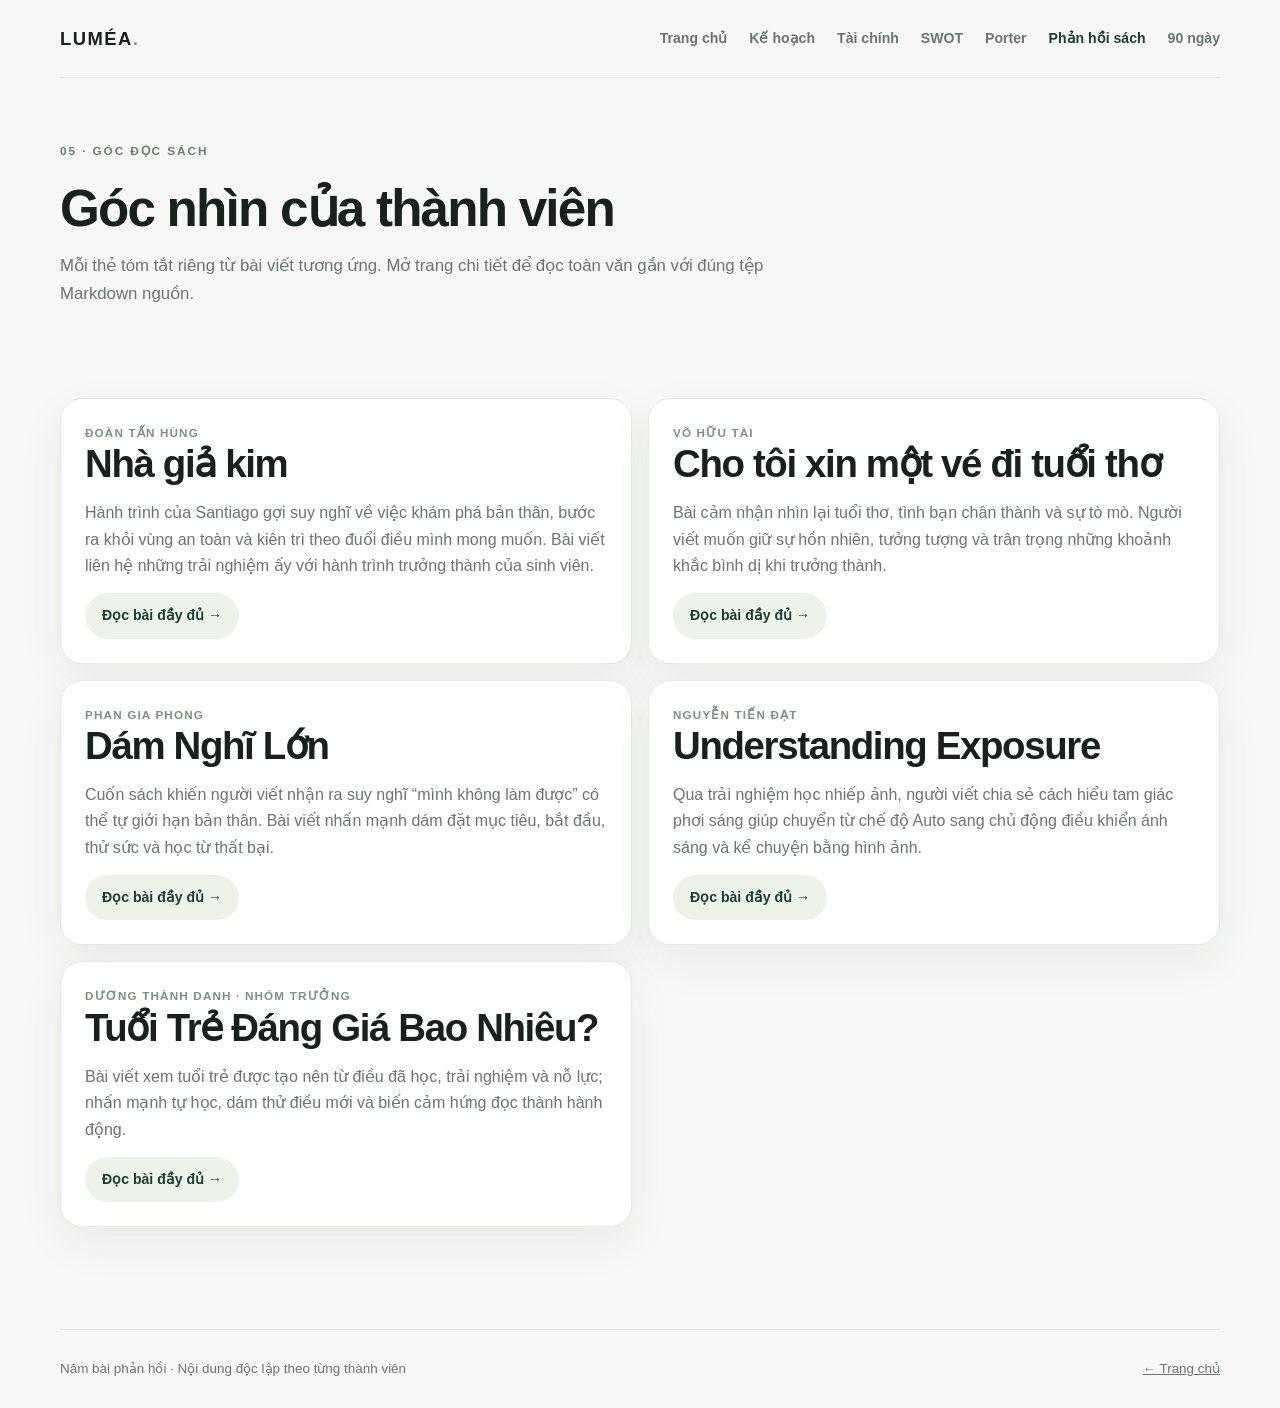
<file: reflections.html>
<!doctype html><html lang="vi"><head><meta charset="UTF-8"><meta name="viewport" content="width=device-width,initial-scale=1"><title>Phản hồi đọc sách | LUMÉA</title><link rel="stylesheet" href="style.css"></head><body><header class="shell nav"><a class="brand" href="index.html">LUMÉA<em>.</em></a><nav class="navlinks"><a href="index.html">Trang chủ</a><a href="business-plan.html">Kế hoạch</a><a href="financial-analysis.html">Tài chính</a><a href="swot.html">SWOT</a><a href="five-forces.html">Porter</a><a class="active" href="reflections.html">Phản hồi sách</a><a href="action-plan.html">90 ngày</a></nav></header><main class="shell"><section class="pagehead"><div class="eyebrow">05 · Góc đọc sách</div><h1 class="reflection-title">Góc nhìn của thành viên</h1><p>Mỗi thẻ tóm tắt riêng từ bài viết tương ứng. Mở trang chi tiết để đọc toàn văn gắn với đúng tệp Markdown nguồn.</p></section><section class="section"><div class="grid two"><article class="card"><div class="label">Đoàn Tấn Hùng</div><h2>Nhà giả kim</h2><p>Hành trình của Santiago gợi suy nghĩ về việc khám phá bản thân, bước ra khỏi vùng an toàn và kiên trì theo đuổi điều mình mong muốn. Bài viết liên hệ những trải nghiệm ấy với hành trình trưởng thành của sinh viên.</p><a class="btn light" href="reflection-doan-tan-hung.html">Đọc bài đầy đủ →</a></article><article class="card"><div class="label">Võ Hữu Tài</div><h2>Cho tôi xin một vé đi tuổi thơ</h2><p>Bài cảm nhận nhìn lại tuổi thơ, tình bạn chân thành và sự tò mò. Người viết muốn giữ sự hồn nhiên, tưởng tượng và trân trọng những khoảnh khắc bình dị khi trưởng thành.</p><a class="btn light" href="reflection-vo-huu-tai.html">Đọc bài đầy đủ →</a></article><article class="card"><div class="label">Phan Gia Phong</div><h2>Dám Nghĩ Lớn</h2><p>Cuốn sách khiến người viết nhận ra suy nghĩ “mình không làm được” có thể tự giới hạn bản thân. Bài viết nhấn mạnh dám đặt mục tiêu, bắt đầu, thử sức và học từ thất bại.</p><a class="btn light" href="reflection-phan-gia-phong.html">Đọc bài đầy đủ →</a></article><article class="card"><div class="label">Nguyễn Tiến Đạt</div><h2>Understanding Exposure</h2><p>Qua trải nghiệm học nhiếp ảnh, người viết chia sẻ cách hiểu tam giác phơi sáng giúp chuyển từ chế độ Auto sang chủ động điều khiển ánh sáng và kể chuyện bằng hình ảnh.</p><a class="btn light" href="reflection-nguyen-tien-dat.html">Đọc bài đầy đủ →</a></article><article class="card"><div class="label">Dương Thành Danh · Nhóm trưởng</div><h2>Tuổi Trẻ Đáng Giá Bao Nhiêu?</h2><p>Bài viết xem tuổi trẻ được tạo nên từ điều đã học, trải nghiệm và nỗ lực; nhấn mạnh tự học, dám thử điều mới và biến cảm hứng đọc thành hành động.</p><a class="btn light" href="reflection-duong-thanh-danh.html">Đọc bài đầy đủ →</a></article></div></section></main><footer class="shell footer"><span>Năm bài phản hồi · Nội dung độc lập theo từng thành viên</span><a href="index.html">← Trang chủ</a></footer></body></html>
</file>
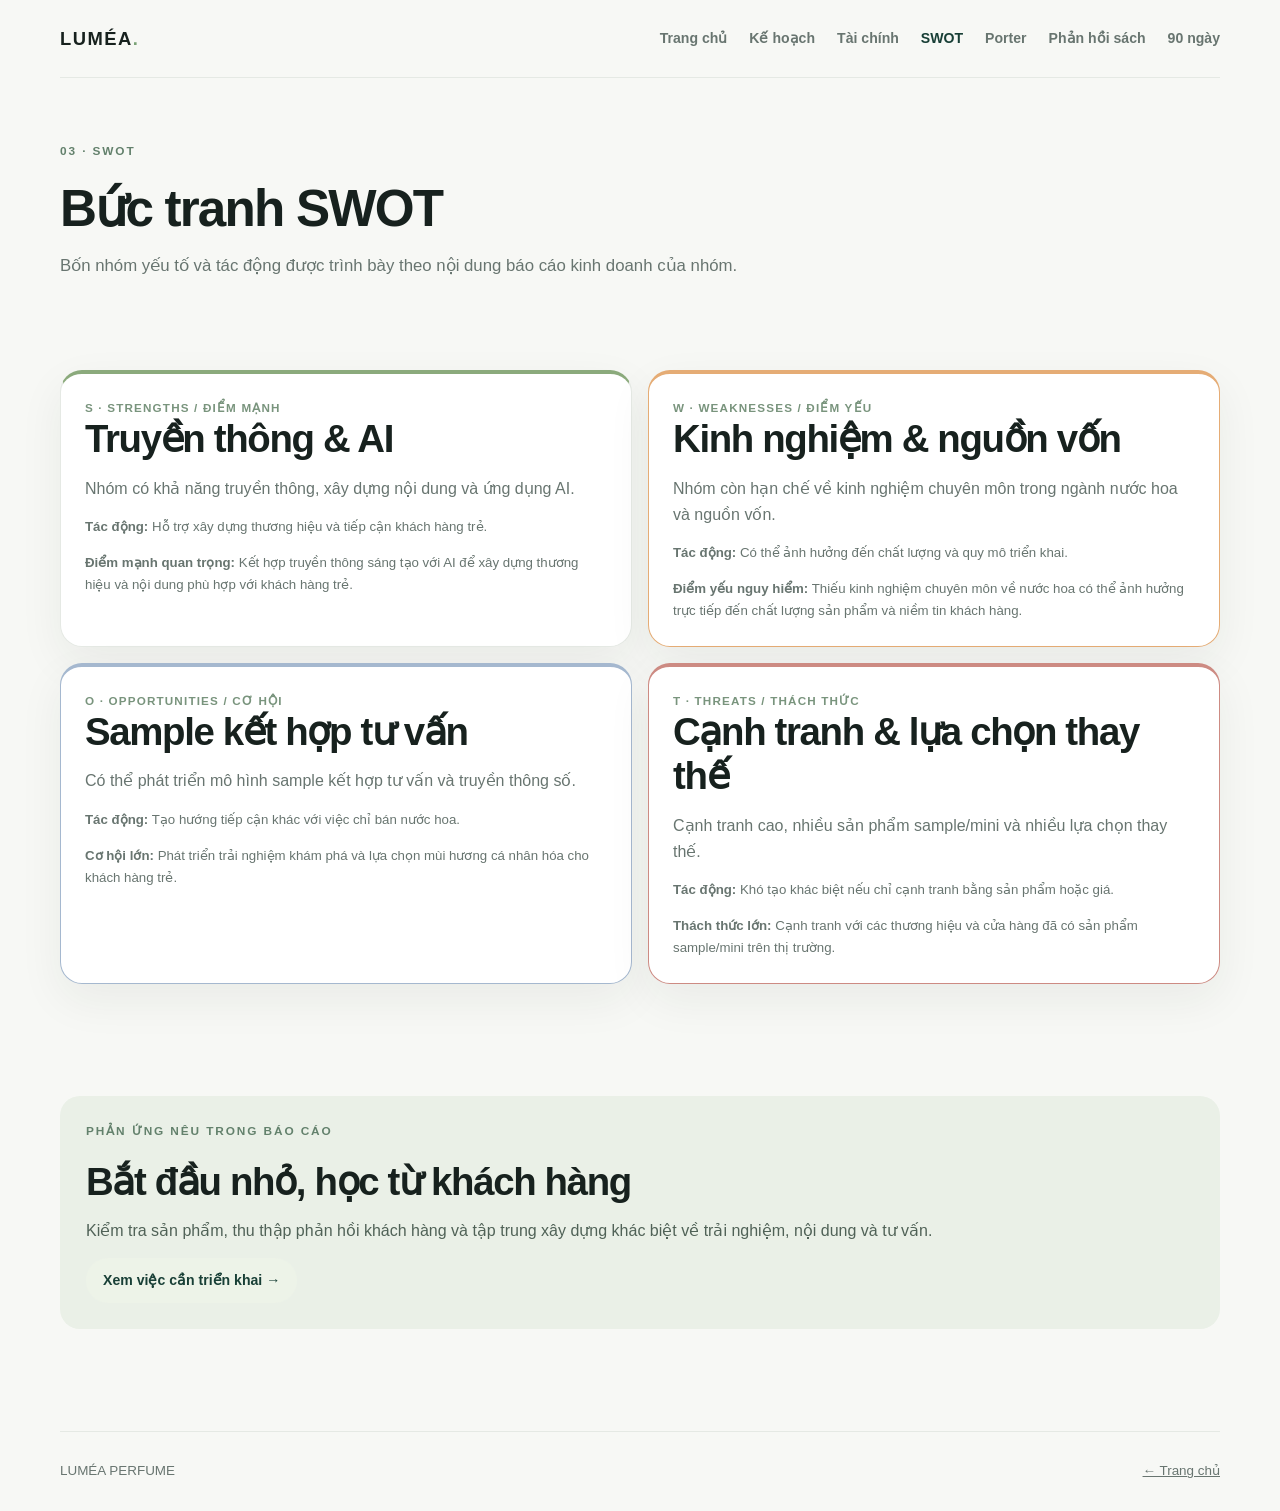
<file: swot.html>
<!doctype html><html lang="vi"><head><meta charset="UTF-8"><meta name="viewport" content="width=device-width,initial-scale=1"><title>SWOT | LUMÉA</title><link rel="stylesheet" href="style.css"></head><body><header class="shell nav"><a class="brand" href="index.html">LUMÉA<em>.</em></a><nav class="navlinks"><a href="index.html">Trang chủ</a><a href="business-plan.html">Kế hoạch</a><a href="financial-analysis.html">Tài chính</a><a class="active" href="swot.html">SWOT</a><a href="five-forces.html">Porter</a><a href="reflections.html">Phản hồi sách</a><a href="action-plan.html">90 ngày</a></nav></header><main class="shell"><section class="pagehead"><div class="eyebrow">03 · SWOT</div><h1 class="reflection-title">Bức tranh SWOT</h1><p>Bốn nhóm yếu tố và tác động được trình bày theo nội dung báo cáo kinh doanh của nhóm.</p></section><section class="section"><div class="grid two"><article class="card swot"><div class="label">S · Strengths / Điểm mạnh</div><h2>Truyền thông & AI</h2><p>Nhóm có khả năng truyền thông, xây dựng nội dung và ứng dụng AI.</p><p class="small"><strong>Tác động:</strong> Hỗ trợ xây dựng thương hiệu và tiếp cận khách hàng trẻ.</p><p class="small"><strong>Điểm mạnh quan trọng:</strong> Kết hợp truyền thông sáng tạo với AI để xây dựng thương hiệu và nội dung phù hợp với khách hàng trẻ.</p></article><article class="card swot w"><div class="label">W · Weaknesses / Điểm yếu</div><h2>Kinh nghiệm & nguồn vốn</h2><p>Nhóm còn hạn chế về kinh nghiệm chuyên môn trong ngành nước hoa và nguồn vốn.</p><p class="small"><strong>Tác động:</strong> Có thể ảnh hưởng đến chất lượng và quy mô triển khai.</p><p class="small"><strong>Điểm yếu nguy hiểm:</strong> Thiếu kinh nghiệm chuyên môn về nước hoa có thể ảnh hưởng trực tiếp đến chất lượng sản phẩm và niềm tin khách hàng.</p></article><article class="card swot o"><div class="label">O · Opportunities / Cơ hội</div><h2>Sample kết hợp tư vấn</h2><p>Có thể phát triển mô hình sample kết hợp tư vấn và truyền thông số.</p><p class="small"><strong>Tác động:</strong> Tạo hướng tiếp cận khác với việc chỉ bán nước hoa.</p><p class="small"><strong>Cơ hội lớn:</strong> Phát triển trải nghiệm khám phá và lựa chọn mùi hương cá nhân hóa cho khách hàng trẻ.</p></article><article class="card swot t"><div class="label">T · Threats / Thách thức</div><h2>Cạnh tranh & lựa chọn thay thế</h2><p>Cạnh tranh cao, nhiều sản phẩm sample/mini và nhiều lựa chọn thay thế.</p><p class="small"><strong>Tác động:</strong> Khó tạo khác biệt nếu chỉ cạnh tranh bằng sản phẩm hoặc giá.</p><p class="small"><strong>Thách thức lớn:</strong> Cạnh tranh với các thương hiệu và cửa hàng đã có sản phẩm sample/mini trên thị trường.</p></article></div></section><section class="section"><div class="callout"><div class="eyebrow">Phản ứng nêu trong báo cáo</div><h2>Bắt đầu nhỏ, học từ khách hàng</h2><p>Kiểm tra sản phẩm, thu thập phản hồi khách hàng và tập trung xây dựng khác biệt về trải nghiệm, nội dung và tư vấn.</p><a class="btn light" href="action-plan.html">Xem việc cần triển khai →</a></div></section></main><footer class="shell footer"><span>LUMÉA PERFUME</span><a href="index.html">← Trang chủ</a></footer></body></html>
</file>
<file: style.css>
:root{--ink:#17211e;--muted:#687570;--paper:#f7f8f5;--white:#fff;--line:#e5e9e4;--green:#183f36;--lime:#d4ef9b;--orange:#e8a46c;--pale:#edf3e8;--shadow:0 16px 45px #192d2410;--radius:22px}
*{box-sizing:border-box}html{scroll-behavior:smooth}body{font-family:'Be Vietnam Pro','Noto Sans','Segoe UI',Arial,sans-serif;margin:0;background:var(--paper);color:var(--ink);font:16px/1.65 'Be Vietnam Pro','Noto Sans','Segoe UI',Arial,sans-serif}h1,h2,h3,h4{font-family:'Be Vietnam Pro','Noto Sans','Segoe UI',Arial,sans-serif;line-height:1.15;letter-spacing:-.035em;margin:0 0 14px}h1{font-size:clamp(2.6rem,6vw,5.3rem)}h2{font-size:clamp(1.8rem,3vw,2.65rem)}h3{font-size:1.25rem}p{margin:0 0 14px;color:var(--muted)}a{color:inherit}.shell{width:min(1160px,calc(100% - 44px));margin:auto}.nav{height:78px;display:flex;align-items:center;justify-content:space-between;border-bottom:1px solid var(--line)}.brand{font:800 1.15rem 'Be Vietnam Pro','Noto Sans','Segoe UI',Arial,sans-serif;letter-spacing:.08em;text-decoration:none}.brand em{color:#7aa276;font-style:normal}.nav,.navlinks,.navlinks a,.btn,.card,.metric,.force .rank,.bar-row,.track,.fill{font-family:'Be Vietnam Pro','Noto Sans','Segoe UI',Arial,sans-serif}
.navlinks{display:flex;gap:22px;align-items:center;flex-wrap:wrap}.navlinks a{text-decoration:none;color:var(--muted);font-size:.88rem;font-weight:600}.navlinks a:hover,.navlinks a.active{color:var(--green)}.hero{padding:88px 0 62px;display:grid;grid-template-columns:1.2fr .8fr;gap:60px;align-items:center}.eyebrow{font-size:.74rem;text-transform:uppercase;letter-spacing:.16em;font-weight:700;color:#63816c;margin-bottom:18px}.hero p{font-size:1.12rem;max-width:680px}.hero-panel{background:var(--green);color:white;border-radius:28px;padding:30px;box-shadow:var(--shadow);position:relative;overflow:hidden}.hero-panel:after{content:'✳';position:absolute;right:-8px;top:-52px;font-size:190px;color:#ffffff0d}.hero-panel p{color:#d6e1d8}.hero-panel strong{color:var(--lime)}.tag{display:inline-flex;padding:7px 12px;border-radius:99px;background:var(--pale);color:var(--green);font-size:.77rem;font-weight:700;margin:4px 4px 4px 0}.tag.dark{background:#ffffff19;color:#e1f2ca}.section{padding:46px 0 66px}.section-head{display:flex;justify-content:space-between;align-items:end;gap:24px;margin-bottom:26px}.section-head p{max-width:570px}.grid{display:grid;grid-template-columns:repeat(3,1fr);gap:16px}.grid.two{grid-template-columns:repeat(2,1fr)}.grid.four{grid-template-columns:repeat(4,1fr)}.card{background:var(--white);border:1px solid var(--line);border-radius:var(--radius);padding:24px;box-shadow:var(--shadow)}.card p:last-child{margin-bottom:0}.card h3{margin-top:8px}.card .label{color:#79947d;font-size:.73rem;font-weight:700;letter-spacing:.1em;text-transform:uppercase}.metric{font:800 clamp(1.45rem,3vw,2rem) 'Be Vietnam Pro','Noto Sans','Segoe UI',Arial,sans-serif;letter-spacing:-.05em;color:var(--green);margin:8px 0}.small{font-size:.83rem}.metric-card{min-height:148px}.metric-card .label{display:block}.bar-list{display:grid;gap:15px}.bar-row{display:grid;grid-template-columns:190px 1fr auto;gap:14px;align-items:center;font-size:.9rem}.track{height:10px;border-radius:10px;background:#e9eee8;overflow:hidden}.fill{height:100%;background:#8baa7c;border-radius:10px}.fill.accent{background:var(--orange)}.note{border-left:3px solid var(--orange);padding:14px 18px;background:#fff7ef;border-radius:0 12px 12px 0;color:#746353}.swot{border-top:4px solid #8baa7c}.swot.w{border-color:#e5ac75}.swot.o{border-color:#a5b8cf}.swot.t{border-color:#cd8b83}.force{position:relative;padding-top:28px}.force .rank{position:absolute;right:20px;top:18px;font:800 2rem 'Be Vietnam Pro','Noto Sans','Segoe UI',Arial,sans-serif;color:#e2e9df}.level{display:inline-block;border-radius:99px;padding:5px 11px;background:#f7e7d8;color:#854d25;font-weight:700;font-size:.78rem}.level.mid{background:#e9eedb;color:#586f37}.btn{display:inline-flex;align-items:center;gap:8px;background:var(--green);color:white;text-decoration:none;border-radius:99px;padding:11px 17px;font-weight:700;font-size:.88rem}.btn.light{background:var(--pale);color:var(--green)}.btn:hover{transform:translateY(-1px)}.action-list{counter-reset:steps;display:grid;gap:14px}.action{display:grid;grid-template-columns:56px 1fr;gap:18px;align-items:start;background:white;padding:23px;border:1px solid var(--line);border-radius:18px}.action .num{width:44px;height:44px;border-radius:50%;display:grid;place-items:center;background:var(--pale);color:var(--green);font-weight:800}.footer{margin-top:36px;padding:28px 0;border-top:1px solid var(--line);color:var(--muted);font-size:.84rem;display:flex;justify-content:space-between;gap:16px}.pagehead{padding:64px 0 30px}.pagehead p{max-width:750px;font-size:1.05rem}.breadcrumb{font-size:.82rem;color:var(--muted);padding-top:28px}.reflection{max-width:820px;margin:14px auto 72px}.reflection pre{white-space:pre-wrap;overflow-wrap:anywhere;font:inherit;color:#4f5d56;margin:0}.reflection .source{font-size:.84rem;color:var(--muted);margin-top:20px}.reflection-title{font-size:clamp(2rem,4vw,3.5rem)}.pillrow{display:flex;gap:8px;flex-wrap:wrap;margin-top:20px}.callout{background:#eaf0e7;border-radius:20px;padding:26px}.callout p{color:#506257}.action .hint{color:#79947d;font-size:.75rem;font-weight:700;text-transform:uppercase;letter-spacing:.1em;margin-bottom:4px}
@media(max-width:850px){.nav{height:auto;min-height:70px;align-items:flex-start;padding:18px 0;gap:16px;flex-direction:column}.navlinks{gap:14px}.hero{grid-template-columns:1fr;gap:28px;padding:56px 0 40px}.grid.four{grid-template-columns:repeat(2,1fr)}}@media(max-width:600px){.shell{width:min(100% - 30px,1160px)}.grid,.grid.two,.grid.four{grid-template-columns:1fr}.section{padding:34px 0 46px}.section-head{display:block}.bar-row{grid-template-columns:1fr auto;gap:6px}.bar-row .track{grid-column:1/-1;grid-row:2}.action{grid-template-columns:42px 1fr;padding:17px}.action .num{width:36px;height:36px}.footer{display:block}.hero-panel{padding:24px}}
</file>
